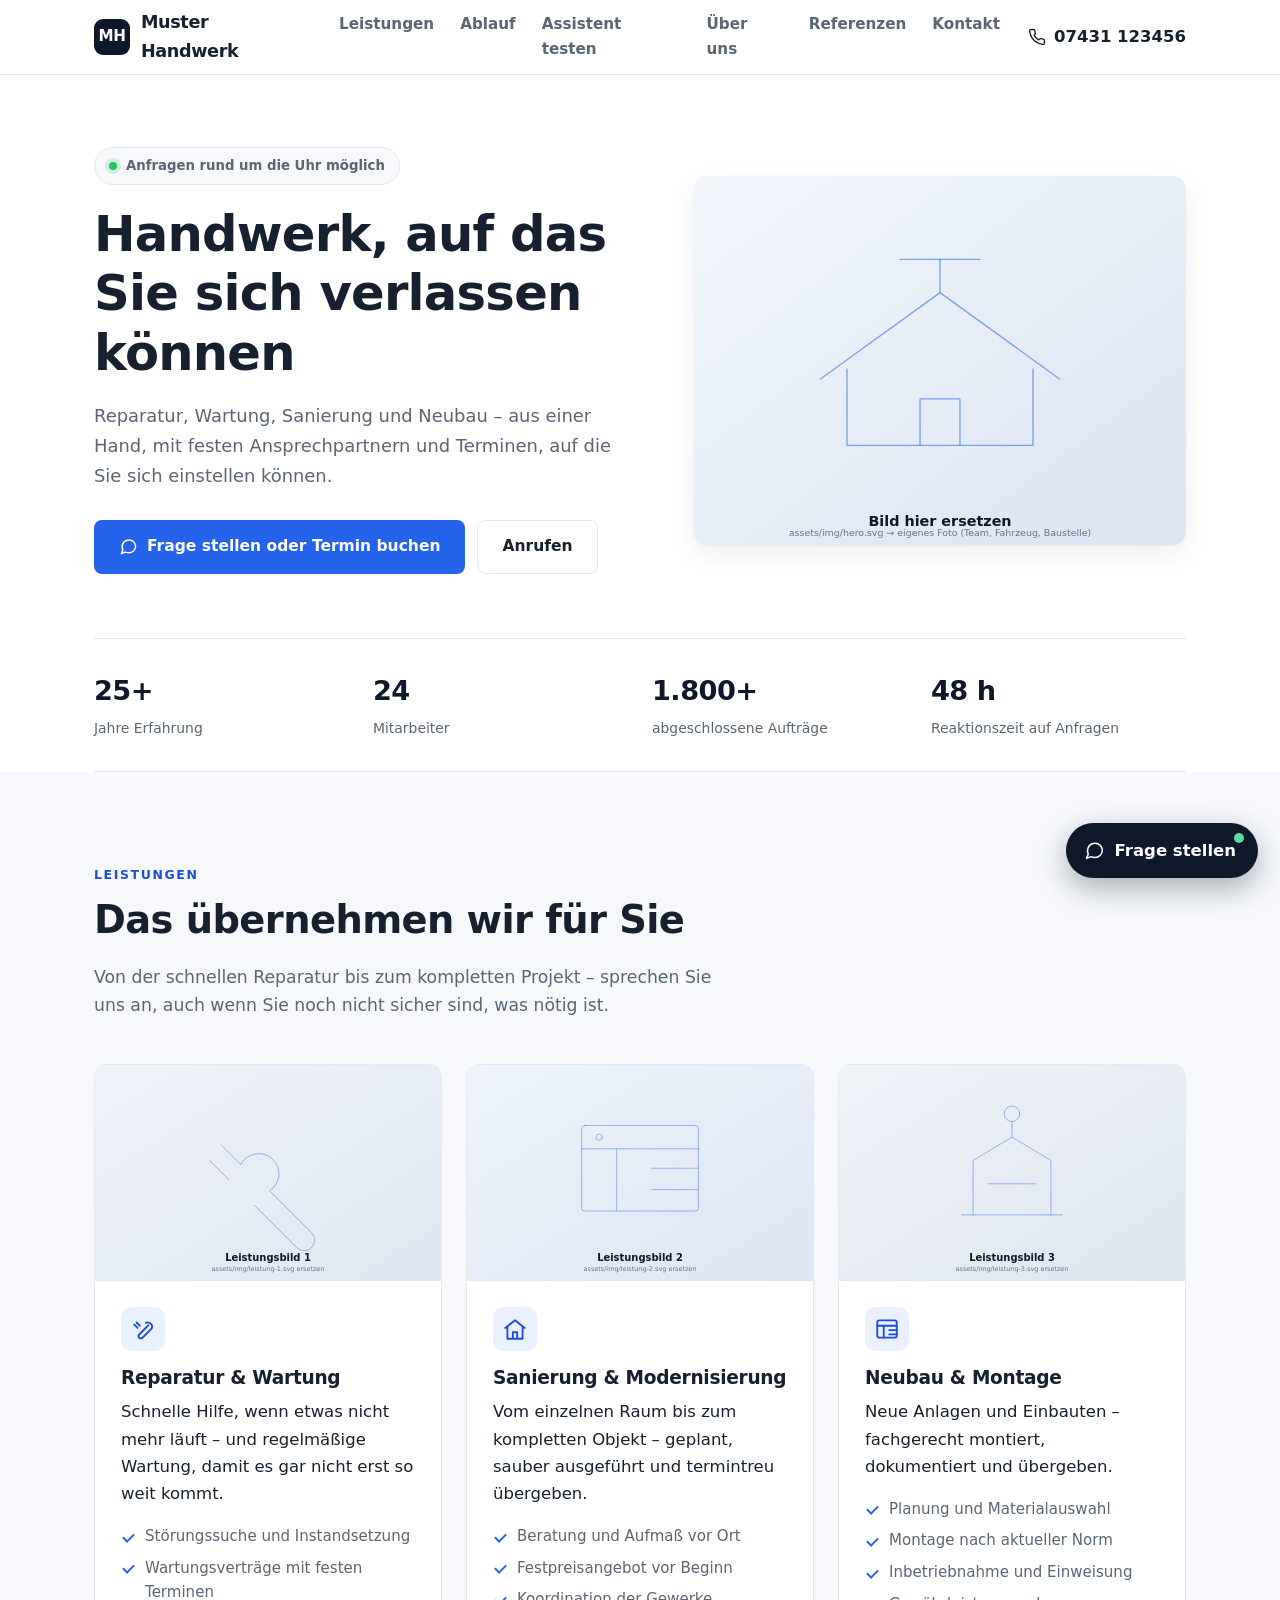
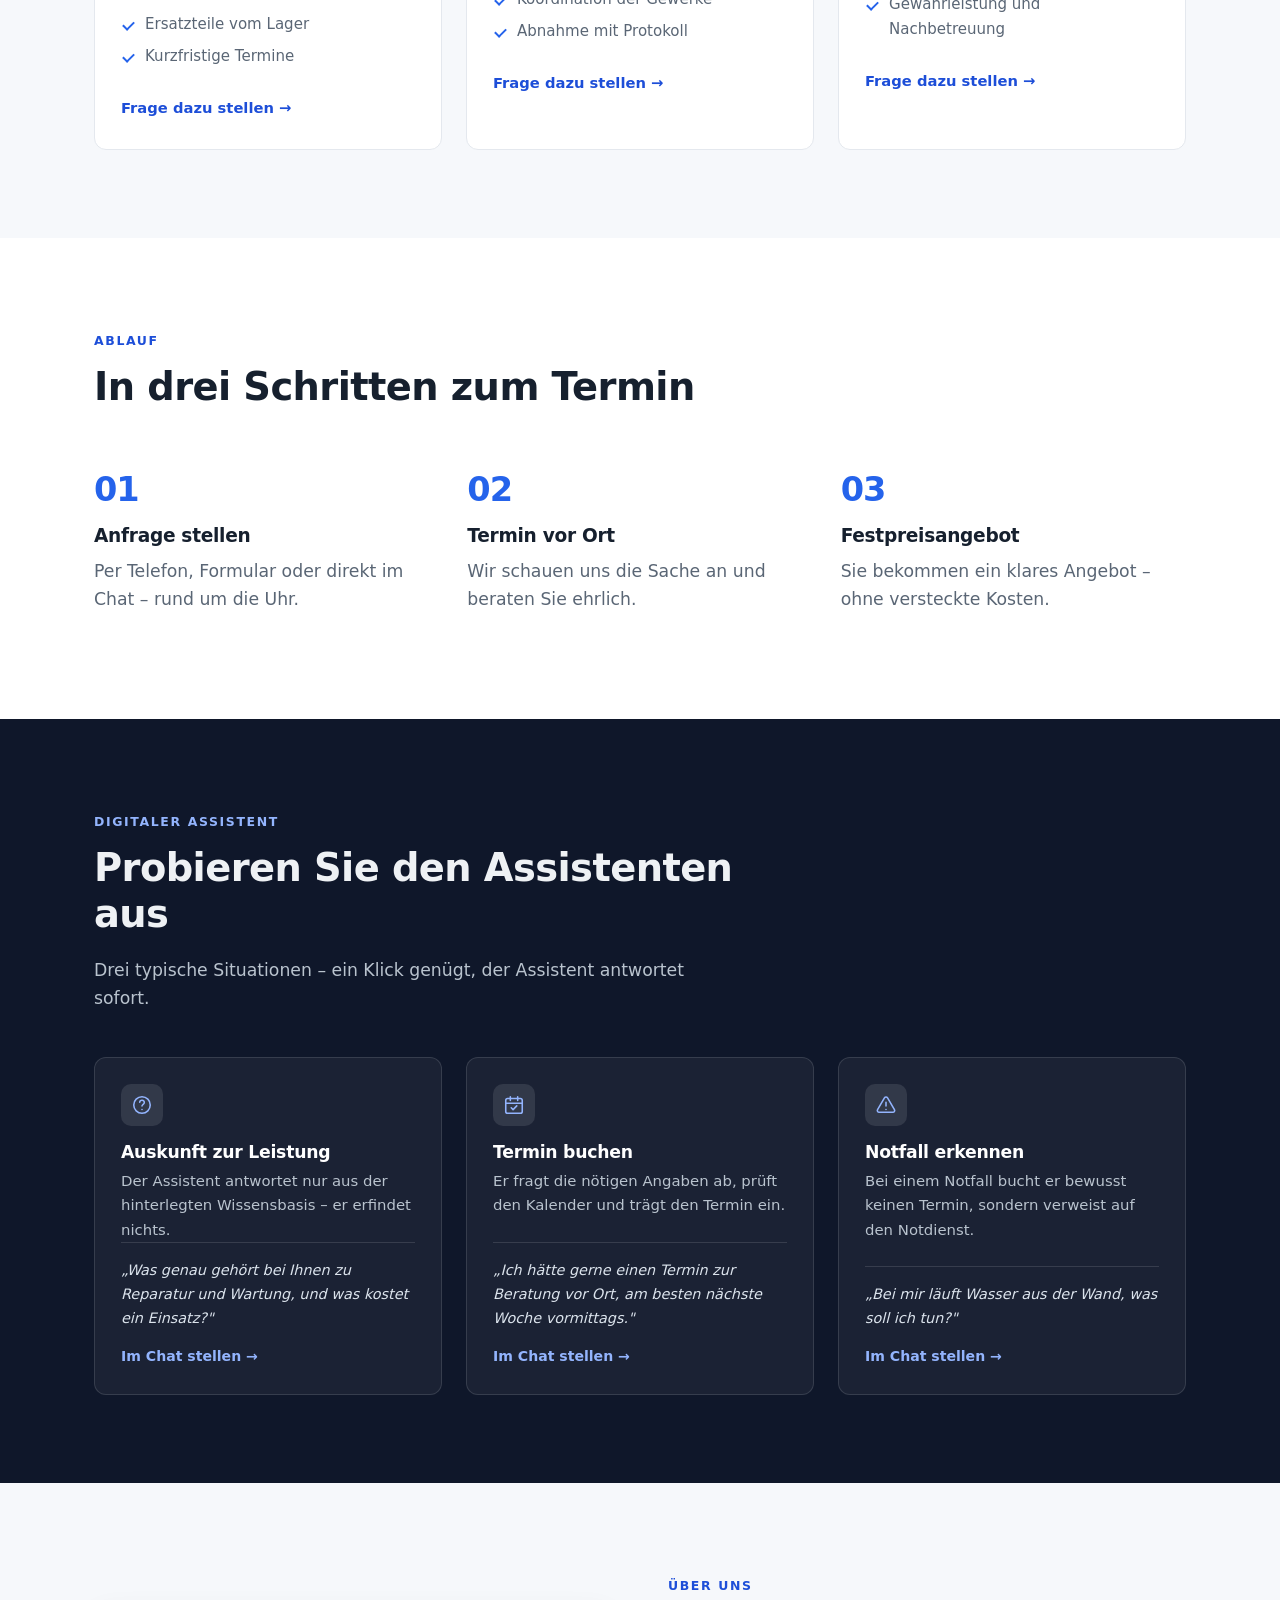
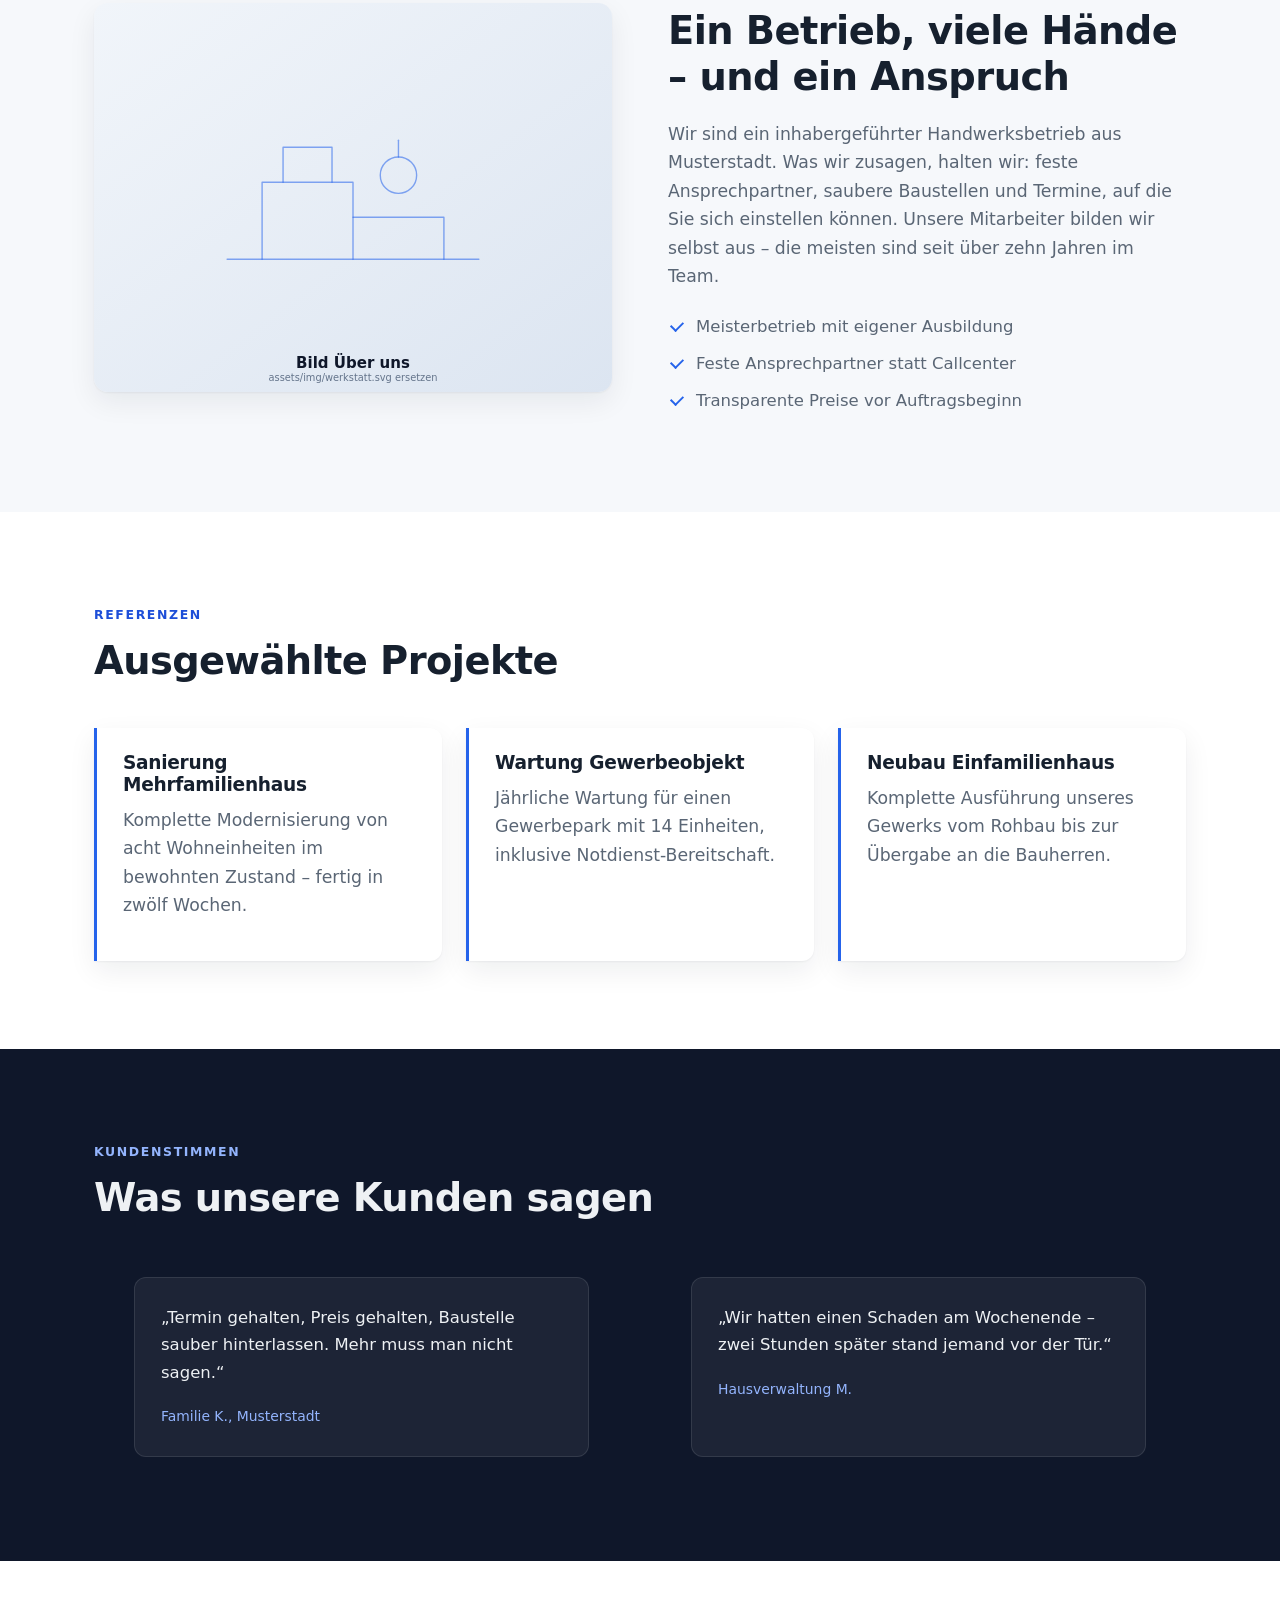
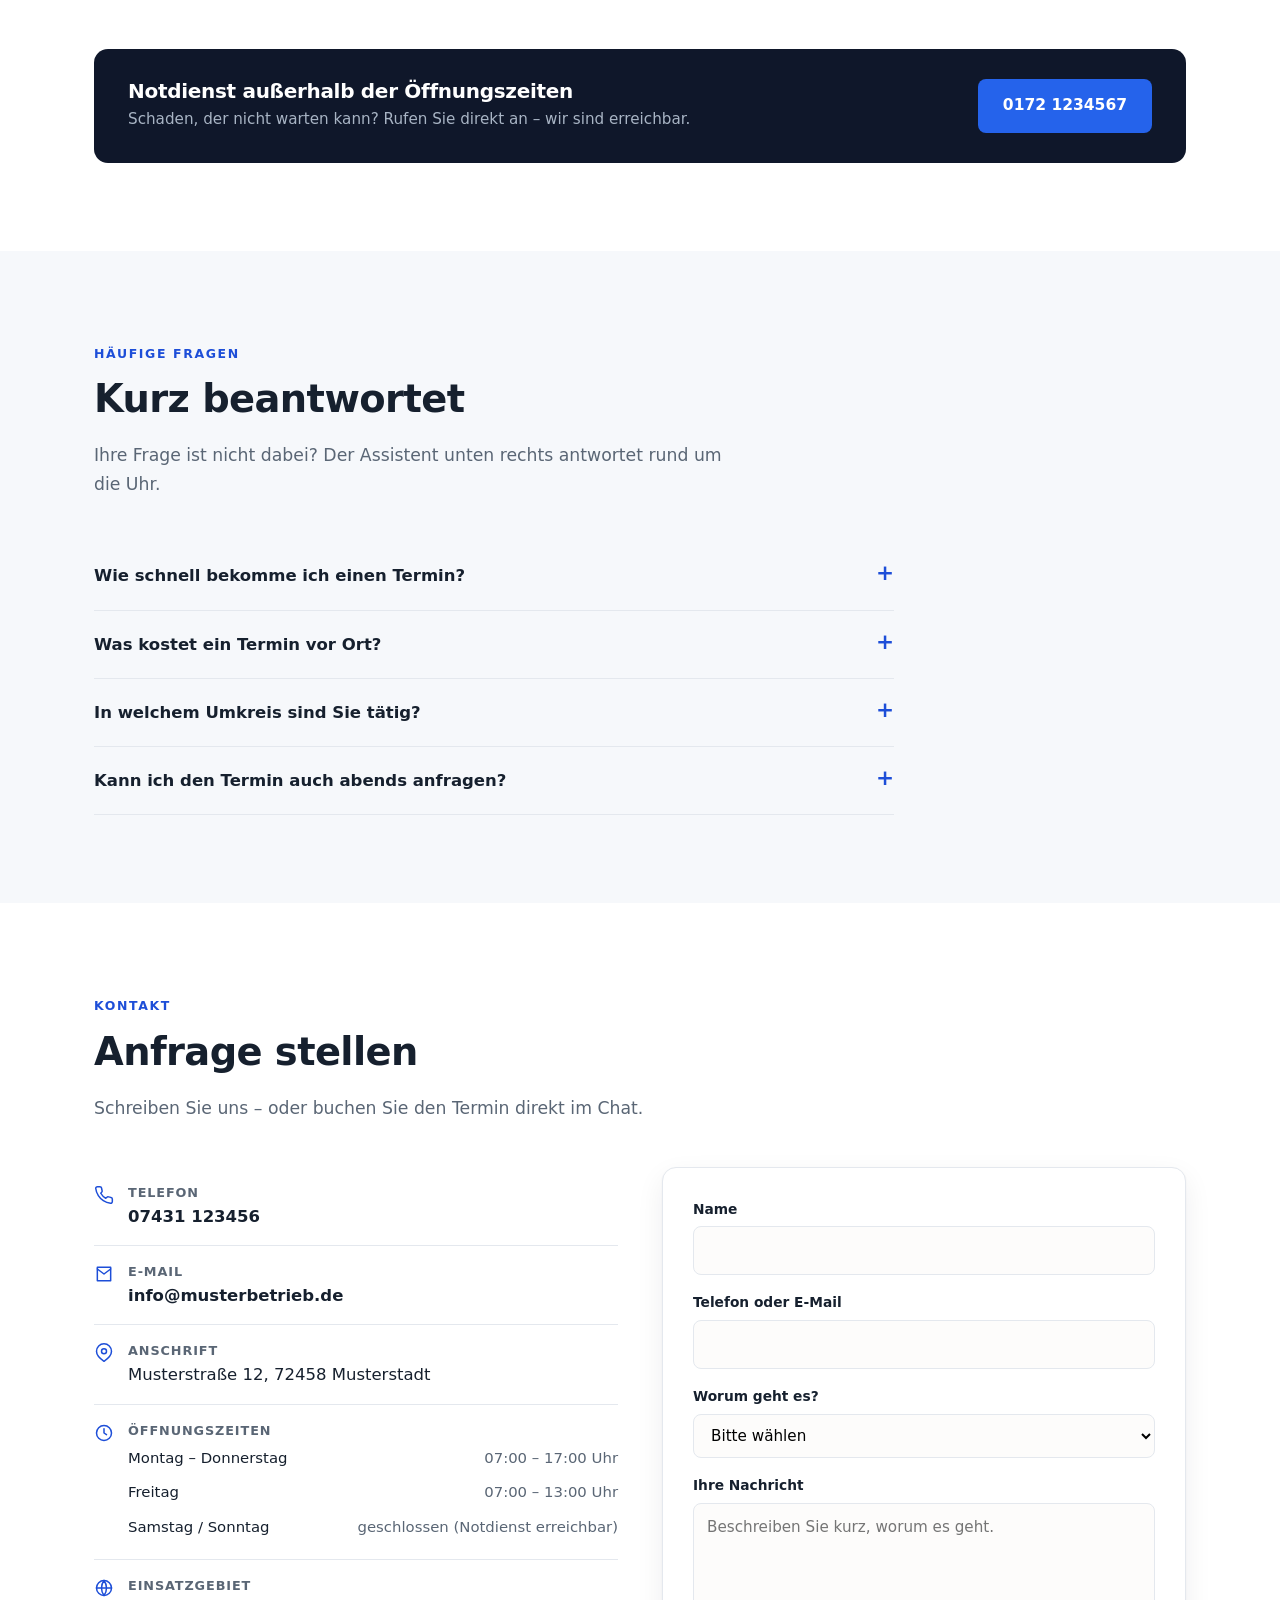
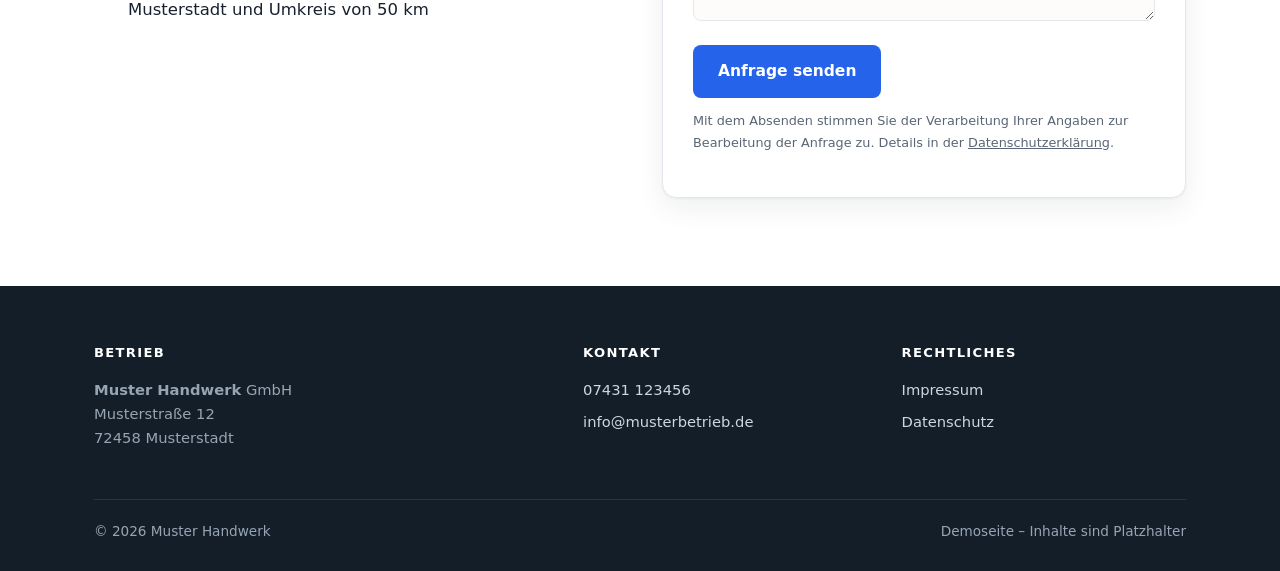
<file: alt/index.html>
<!doctype html>
<html lang="de">
<head>
  <meta charset="utf-8">
  <meta name="viewport" content="width=device-width, initial-scale=1">
  <title>Handwerksbetrieb – Demoseite</title>
  <meta name="description" content="Handwerk aus einer Hand: Reparatur, Wartung, Sanierung und Neubau. Anfrage rund um die Uhr – auch über den digitalen Assistenten.">
  <link rel="stylesheet" href="assets/style.css">
  <link rel="icon" href="data:,">
</head>
<body>

<!-- ============================ Kopfzeile ============================ -->
<header class="kopf">
  <div class="wrap kopf__inhalt">
    <a class="logo" href="#top">
      <span class="logo__mark">MH</span>
      <span data-cfg="firma.name">Muster Handwerk</span>
    </a>
    <button class="kopf__burger" id="burger" aria-label="Menü">☰</button>
    <nav class="nav" id="nav">
      <a href="#leistungen">Leistungen</a>
      <a href="#ablauf">Ablauf</a>
      <a href="#demo">Assistent testen</a>
      <a href="#ueber-uns">Über uns</a>
      <a href="#referenzen">Referenzen</a>
      <a href="#kontakt">Kontakt</a>
    </nav>
    <a class="kopf__tel" href="#" data-tel>
      <svg width="18" height="18" viewBox="0 0 24 24" fill="none" stroke="currentColor" stroke-width="1.8" stroke-linecap="round" stroke-linejoin="round"><path d="M22 16.9v3a2 2 0 01-2.2 2 19.8 19.8 0 01-8.6-3.1 19.5 19.5 0 01-6-6A19.8 19.8 0 012.1 4.2 2 2 0 014.1 2h3a2 2 0 012 1.7c.1 1 .3 1.9.6 2.8a2 2 0 01-.5 2.1L8.1 9.9a16 16 0 006 6l1.3-1.1a2 2 0 012.1-.5c.9.3 1.8.5 2.8.6a2 2 0 011.7 2z"/></svg>
      <span data-cfg="kontakt.telefon">07431 123456</span>
    </a>
  </div>
</header>

<!-- ============================== Hero ============================== -->
<section class="hero" id="top">
  <div class="wrap hero__raster">
    <div>
      <span class="hero__badge"><i class="punkt"></i> Anfragen rund um die Uhr möglich</span>
      <h1 data-cfg="firma.claim">Handwerk, auf das Sie sich verlassen können</h1>
      <p class="hero__lead">
        Reparatur, Wartung, Sanierung und Neubau – aus einer Hand, mit festen Ansprechpartnern
        und Terminen, auf die Sie sich einstellen können.
      </p>
      <div class="hero__aktionen">
        <button class="btn btn--primaer" data-chat-oeffnen>
          <svg width="19" height="19" viewBox="0 0 24 24" fill="none" stroke="currentColor" stroke-width="1.8" stroke-linecap="round" stroke-linejoin="round"><path d="M21 11.5a8.4 8.4 0 01-9 8.4 8.6 8.6 0 01-3.9-.9L3 21l1.9-5a8.4 8.4 0 01-.9-3.9 8.4 8.4 0 018.4-8.4h.5A8.4 8.4 0 0121 11.5z"/></svg>
          Frage stellen oder Termin buchen
        </button>
        <a class="btn btn--linie" href="#" data-tel>Anrufen</a>
      </div>
    </div>
    <div class="hero__bild">
      <img id="hero-bild" src="assets/img/hero.svg" alt="Handwerksbetrieb">
    </div>
  </div>
</section>

<!-- ============================ Zahlenleiste ======================== -->
<div class="wrap">
  <div class="fakten" id="fakten"></div>
</div>

<!-- ============================ Leistungen ========================== -->
<section class="abschnitt abschnitt--hell" id="leistungen">
  <div class="wrap">
    <div class="kopfzeile-block">
      <span class="kicker">Leistungen</span>
      <h2>Das übernehmen wir für Sie</h2>
      <p class="lead">Von der schnellen Reparatur bis zum kompletten Projekt – sprechen Sie uns an,
        auch wenn Sie noch nicht sicher sind, was nötig ist.</p>
    </div>
    <div class="raster" id="leistungen-raster"></div>
  </div>
</section>

<!-- ============================== Ablauf ============================ -->
<section class="abschnitt" id="ablauf">
  <div class="wrap">
    <div class="kopfzeile-block">
      <span class="kicker">Ablauf</span>
      <h2>In drei Schritten zum Termin</h2>
    </div>
    <div class="schritte" id="ablauf-schritte"></div>
  </div>
</section>

<!-- ======================== Assistent testen ======================== -->
<section class="abschnitt abschnitt--dunkel" id="demo">
  <div class="wrap">
    <div class="kopfzeile-block">
      <span class="kicker">Digitaler Assistent</span>
      <h2 id="demo-ueberschrift">Probieren Sie den Assistenten aus</h2>
      <p class="lead" id="demo-text"></p>
    </div>
    <div class="raster" id="demo-raster"></div>
  </div>
</section>

<!-- ============================= Über uns =========================== -->
<section class="abschnitt abschnitt--hell" id="ueber-uns">
  <div class="wrap ueber-raster">
    <img id="ueber-bild" src="assets/img/werkstatt.svg" alt="Unser Betrieb">
    <div>
      <span class="kicker">Über uns</span>
      <h2 data-cfg="ueberUns.ueberschrift">Ein Betrieb, viele Hände – und ein Anspruch</h2>
      <p class="lead" data-cfg="ueberUns.text"></p>
      <ul class="haken" id="ueber-punkte"></ul>
    </div>
  </div>
</section>

<!-- ============================ Referenzen ========================== -->
<section class="abschnitt" id="referenzen">
  <div class="wrap">
    <div class="kopfzeile-block">
      <span class="kicker">Referenzen</span>
      <h2>Ausgewählte Projekte</h2>
    </div>
    <div class="raster" id="referenzen-raster"></div>
  </div>
</section>

<!-- ============================== Stimmen =========================== -->
<section class="abschnitt abschnitt--dunkel">
  <div class="wrap">
    <span class="kicker">Kundenstimmen</span>
    <h2>Was unsere Kunden sagen</h2>
    <div class="stimmen" id="stimmen-raster"></div>
  </div>
</section>

<!-- ============================= Notdienst ========================== -->
<section class="abschnitt" id="notdienst">
  <div class="wrap">
    <div class="notdienst">
      <div>
        <h3>Notdienst außerhalb der Öffnungszeiten</h3>
        <p>Schaden, der nicht warten kann? Rufen Sie direkt an – wir sind erreichbar.</p>
      </div>
      <a class="btn btn--primaer" href="#" data-tel-notdienst>
        <span data-cfg="kontakt.notdienst">0172 1234567</span>
      </a>
    </div>
  </div>
</section>

<!-- ================================ FAQ ============================= -->
<section class="abschnitt abschnitt--hell">
  <div class="wrap">
    <div class="kopfzeile-block">
      <span class="kicker">Häufige Fragen</span>
      <h2>Kurz beantwortet</h2>
      <p class="lead">Ihre Frage ist nicht dabei? Der Assistent unten rechts antwortet rund um die Uhr.</p>
    </div>
    <div class="faq" id="faq-liste"></div>
  </div>
</section>

<!-- ============================== Kontakt =========================== -->
<section class="abschnitt" id="kontakt">
  <div class="wrap">
    <div class="kopfzeile-block">
      <span class="kicker">Kontakt</span>
      <h2>Anfrage stellen</h2>
      <p class="lead">Schreiben Sie uns – oder buchen Sie den Termin direkt im Chat.</p>
    </div>

    <div class="kontakt-raster">
      <div>
        <div class="info-zeile">
          <svg viewBox="0 0 24 24" fill="none" stroke="currentColor" stroke-width="1.8" stroke-linecap="round" stroke-linejoin="round"><path d="M22 16.9v3a2 2 0 01-2.2 2 19.8 19.8 0 01-8.6-3.1 19.5 19.5 0 01-6-6A19.8 19.8 0 012.1 4.2 2 2 0 014.1 2h3a2 2 0 012 1.7c.1 1 .3 1.9.6 2.8a2 2 0 01-.5 2.1L8.1 9.9a16 16 0 006 6l1.3-1.1a2 2 0 012.1-.5c.9.3 1.8.5 2.8.6a2 2 0 011.7 2z"/></svg>
          <div><b>Telefon</b><a href="#" data-tel><span data-cfg="kontakt.telefon"></span></a></div>
        </div>
        <div class="info-zeile">
          <svg viewBox="0 0 24 24" fill="none" stroke="currentColor" stroke-width="1.8" stroke-linecap="round" stroke-linejoin="round"><path d="M4 4h16v16H4z"/><path d="M4 6l8 6 8-6"/></svg>
          <div><b>E-Mail</b><a href="#" data-mail><span data-cfg="kontakt.email"></span></a></div>
        </div>
        <div class="info-zeile">
          <svg viewBox="0 0 24 24" fill="none" stroke="currentColor" stroke-width="1.8" stroke-linecap="round" stroke-linejoin="round"><path d="M21 10c0 6-9 12-9 12S3 16 3 10a9 9 0 0118 0z"/><circle cx="12" cy="10" r="3"/></svg>
          <div>
            <b>Anschrift</b>
            <span data-cfg="kontakt.strasse"></span>,
            <span data-cfg="kontakt.plz"></span> <span data-cfg="kontakt.stadt"></span>
          </div>
        </div>
        <div class="info-zeile">
          <svg viewBox="0 0 24 24" fill="none" stroke="currentColor" stroke-width="1.8" stroke-linecap="round" stroke-linejoin="round"><circle cx="12" cy="12" r="9"/><path d="M12 7v5l3 2"/></svg>
          <div style="flex:1">
            <b>Öffnungszeiten</b>
            <ul class="zeiten" id="oeffnungszeiten"></ul>
          </div>
        </div>
        <div class="info-zeile">
          <svg viewBox="0 0 24 24" fill="none" stroke="currentColor" stroke-width="1.8" stroke-linecap="round" stroke-linejoin="round"><circle cx="12" cy="12" r="9"/><path d="M3 12h18M12 3a15 15 0 010 18a15 15 0 010-18"/></svg>
          <div><b>Einsatzgebiet</b><span data-cfg="kontakt.einsatzgebiet"></span></div>
        </div>
      </div>

      <form id="kontaktformular">
        <div class="feld">
          <label for="f-name">Name</label>
          <input id="f-name" name="Name" required autocomplete="name">
        </div>
        <div class="feld">
          <label for="f-kontakt">Telefon oder E-Mail</label>
          <input id="f-kontakt" name="Kontakt" required autocomplete="tel">
        </div>
        <div class="feld">
          <label for="formular-leistung">Worum geht es?</label>
          <select id="formular-leistung" name="Leistung">
            <option value="">Bitte wählen</option>
          </select>
        </div>
        <div class="feld">
          <label for="f-text">Ihre Nachricht</label>
          <textarea id="f-text" name="Nachricht" placeholder="Beschreiben Sie kurz, worum es geht."></textarea>
        </div>
        <button type="submit" class="btn btn--primaer">Anfrage senden</button>
        <p class="form-hinweis">Mit dem Absenden stimmen Sie der Verarbeitung Ihrer Angaben zur Bearbeitung
          der Anfrage zu. Details in der <a href="datenschutz.html">Datenschutzerklärung</a>.</p>
        <p class="form-status" id="formular-status"></p>
      </form>
    </div>
  </div>
</section>

<!-- ============================== Fußzeile ========================== -->
<footer class="fuss">
  <div class="wrap">
    <div class="fuss__raster">
      <div>
        <h4>Betrieb</h4>
        <p><strong data-cfg="firma.name"></strong> <span data-cfg="firma.rechtsform"></span><br>
          <span data-cfg="kontakt.strasse"></span><br>
          <span data-cfg="kontakt.plz"></span> <span data-cfg="kontakt.stadt"></span></p>
      </div>
      <div>
        <h4>Kontakt</h4>
        <ul>
          <li><a href="#" data-tel><span data-cfg="kontakt.telefon"></span></a></li>
          <li><a href="#" data-mail><span data-cfg="kontakt.email"></span></a></li>
        </ul>
      </div>
      <div>
        <h4>Rechtliches</h4>
        <ul>
          <li><a href="impressum.html">Impressum</a></li>
          <li><a href="datenschutz.html">Datenschutz</a></li>
        </ul>
      </div>
    </div>
    <div class="fuss__unten">
      <span>© <span data-jahr></span> <span data-cfg="firma.name"></span></span>
      <span>Demoseite – Inhalte sind Platzhalter</span>
    </div>
  </div>
</footer>

<!-- ============================ Chat-Widget ========================= -->
<button class="chat-knopf" id="chat-knopf">
  <svg viewBox="0 0 24 24" fill="none" stroke="currentColor" stroke-width="1.8" stroke-linecap="round" stroke-linejoin="round"><path d="M21 11.5a8.4 8.4 0 01-9 8.4 8.6 8.6 0 01-3.9-.9L3 21l1.9-5a8.4 8.4 0 01-.9-3.9 8.4 8.4 0 018.4-8.4h.5A8.4 8.4 0 0121 11.5z"/></svg>
  <span id="chat-knopf-text">Frage stellen</span>
  <i class="chat-knopf__ping"></i>
</button>

<div class="chat" id="chat" hidden>
  <div class="chat__kopf">
    <div class="chat__avatar" id="chat-avatar">M</div>
    <div>
      <strong id="chat-titel">Ihr Ansprechpartner</strong>
      <span id="chat-untertitel">Fragen &amp; Termine</span>
    </div>
    <button class="chat__zu" id="chat-zu" aria-label="Chat schließen">×</button>
  </div>
  <div class="chat__verlauf" id="chat-verlauf"></div>
  <div class="chat__vorschlaege" id="chat-vorschlaege"></div>
  <div class="chat__eingabe">
    <textarea id="chat-eingabe" rows="1" placeholder="Ihre Frage ..."></textarea>
    <button class="chat__senden" id="chat-senden" aria-label="Senden">
      <svg viewBox="0 0 24 24" fill="none" stroke="currentColor" stroke-width="2" stroke-linecap="round" stroke-linejoin="round"><path d="M22 2L11 13M22 2l-7 20-4-9-9-4 20-7z"/></svg>
    </button>
  </div>
  <p class="chat__fuss">Der Assistent kann Termine direkt einbuchen. Bei dringenden Fällen bitte anrufen.<br>Wie wir Ihre Angaben verarbeiten, steht in der <a href="datenschutz.html" target="_blank">Datenschutzerklärung</a>.</p>
</div>

<script src="assets/config.js"></script>
<script src="assets/app.js"></script>
</body>
</html>
</file>
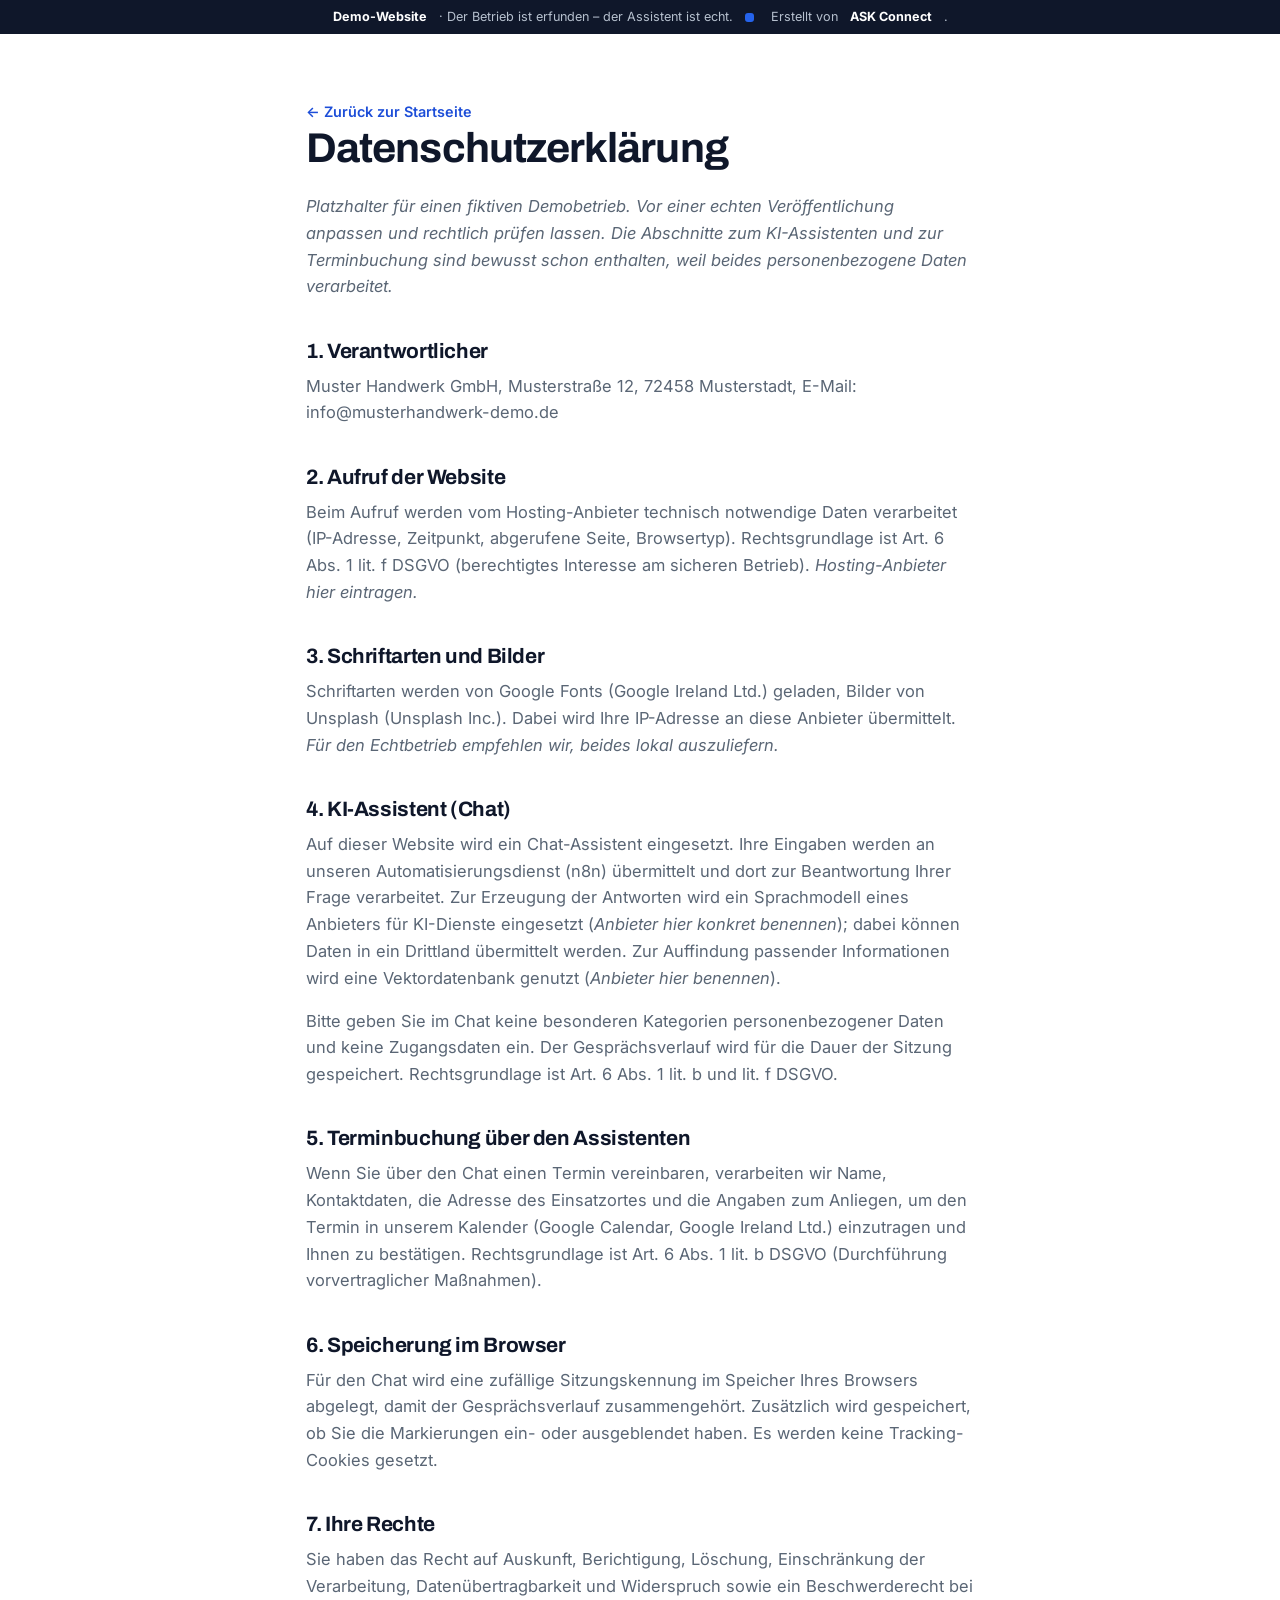
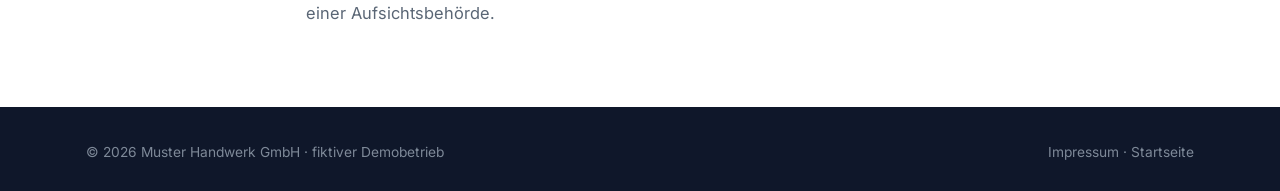
<file: datenschutz.html>
<!doctype html>
<html lang="de">
<head>
<meta charset="utf-8">
<meta name="viewport" content="width=device-width, initial-scale=1">
<title>Datenschutz – Muster Handwerk (Demo)</title>
<meta name="robots" content="noindex, nofollow">
<link rel="icon" href="data:image/svg+xml,<svg xmlns='http://www.w3.org/2000/svg' viewBox='0 0 100 100'><rect width='100' height='100' rx='22' fill='%230F172A'/><path d='M60 24l16 16-12 12-16-16z' fill='%232563EB'/><path d='M52 44 24 72a8 8 0 0 0 11 11l28-28z' fill='%232563EB'/><path d='M46 20 66 40' stroke='%232563EB' stroke-width='7' stroke-linecap='round'/></svg>">
<link rel="preconnect" href="https://fonts.googleapis.com">
<link rel="preconnect" href="https://fonts.gstatic.com" crossorigin>
<link href="https://fonts.googleapis.com/css2?family=Archivo:wght@600;700;800&family=Inter:wght@400;500;600;700;800&display=swap" rel="stylesheet">
<link rel="stylesheet" href="assets/styles.css?v=2026-09-14a">
<style>
  .rechtstext{ max-width:74ch; padding-block:clamp(34px,6vw,64px); }
  .rechtstext h1{ font-size:clamp(1.9rem,5vw,2.6rem); margin-bottom:.5em; }
  .rechtstext h2{ font-size:clamp(1.1rem,2.6vw,1.3rem); margin-top:1.9em; }
  .rechtstext p{ margin:0 0 1em; }
  .rechtstext a{ color:var(--ac6); }
  .zurueck{ display:inline-flex; align-items:center; gap:8px; font-weight:600;
            font-size:.9rem; color:var(--ac6); text-decoration:none; }
</style>
</head>
<body>

<div class="demobar">
  <b>Demo-Website</b><span class="dbfull"> · Der Betrieb ist erfunden – der Assistent ist echt.</span>
  <span class="pin"></span>Erstellt von <b>ASK Connect</b>.
</div>

<main class="wrap rechtstext">
  <a class="zurueck" href="index.html">← Zurück zur Startseite</a>
  <h1>Datenschutzerklärung</h1>
  <p><em>Platzhalter für einen fiktiven Demobetrieb. Vor einer echten Veröffentlichung
    anpassen und rechtlich prüfen lassen. Die Abschnitte zum KI-Assistenten und zur
    Terminbuchung sind bewusst schon enthalten, weil beides personenbezogene Daten
    verarbeitet.</em></p>

  <h2>1. Verantwortlicher</h2>
  <p>Muster Handwerk GmbH, Musterstraße 12, 72458 Musterstadt,
    E-Mail: info@musterhandwerk-demo.de</p>

  <h2>2. Aufruf der Website</h2>
  <p>Beim Aufruf werden vom Hosting-Anbieter technisch notwendige Daten verarbeitet
    (IP-Adresse, Zeitpunkt, abgerufene Seite, Browsertyp). Rechtsgrundlage ist
    Art. 6 Abs. 1 lit. f DSGVO (berechtigtes Interesse am sicheren Betrieb).
    <em>Hosting-Anbieter hier eintragen.</em></p>

  <h2>3. Schriftarten und Bilder</h2>
  <p>Schriftarten werden von Google Fonts (Google Ireland Ltd.) geladen, Bilder von
    Unsplash (Unsplash Inc.). Dabei wird Ihre IP-Adresse an diese Anbieter übermittelt.
    <em>Für den Echtbetrieb empfehlen wir, beides lokal auszuliefern.</em></p>

  <h2>4. KI-Assistent (Chat)</h2>
  <p>Auf dieser Website wird ein Chat-Assistent eingesetzt. Ihre Eingaben werden an
    unseren Automatisierungsdienst (n8n) übermittelt und dort zur Beantwortung Ihrer
    Frage verarbeitet. Zur Erzeugung der Antworten wird ein Sprachmodell eines
    Anbieters für KI-Dienste eingesetzt (<em>Anbieter hier konkret benennen</em>);
    dabei können Daten in ein Drittland übermittelt werden. Zur Auffindung passender
    Informationen wird eine Vektordatenbank genutzt (<em>Anbieter hier benennen</em>).</p>
  <p>Bitte geben Sie im Chat keine besonderen Kategorien personenbezogener Daten und
    keine Zugangsdaten ein. Der Gesprächsverlauf wird für die Dauer der Sitzung
    gespeichert. Rechtsgrundlage ist Art. 6 Abs. 1 lit. b und lit. f DSGVO.</p>

  <h2>5. Terminbuchung über den Assistenten</h2>
  <p>Wenn Sie über den Chat einen Termin vereinbaren, verarbeiten wir Name,
    Kontaktdaten, die Adresse des Einsatzortes und die Angaben zum Anliegen, um den
    Termin in unserem Kalender (Google Calendar, Google Ireland Ltd.) einzutragen und
    Ihnen zu bestätigen. Rechtsgrundlage ist Art. 6 Abs. 1 lit. b DSGVO (Durchführung
    vorvertraglicher Maßnahmen).</p>

  <h2>6. Speicherung im Browser</h2>
  <p>Für den Chat wird eine zufällige Sitzungskennung im Speicher Ihres Browsers
    abgelegt, damit der Gesprächsverlauf zusammengehört. Zusätzlich wird gespeichert,
    ob Sie die Markierungen ein- oder ausgeblendet haben. Es werden keine
    Tracking-Cookies gesetzt.</p>

  <h2>7. Ihre Rechte</h2>
  <p>Sie haben das Recht auf Auskunft, Berichtigung, Löschung, Einschränkung der
    Verarbeitung, Datenübertragbarkeit und Widerspruch sowie ein Beschwerderecht bei
    einer Aufsichtsbehörde.</p>
</main>

<footer class="foot">
  <div class="wrap footin">
    <span>© <span id="jahr">2026</span> Muster Handwerk GmbH · fiktiver Demobetrieb</span>
    <span><a href="impressum.html">Impressum</a> · <a href="index.html">Startseite</a></span>
  </div>
</footer>

<script>document.getElementById('jahr').textContent = new Date().getFullYear();</script>
</body>
</html>
</file>
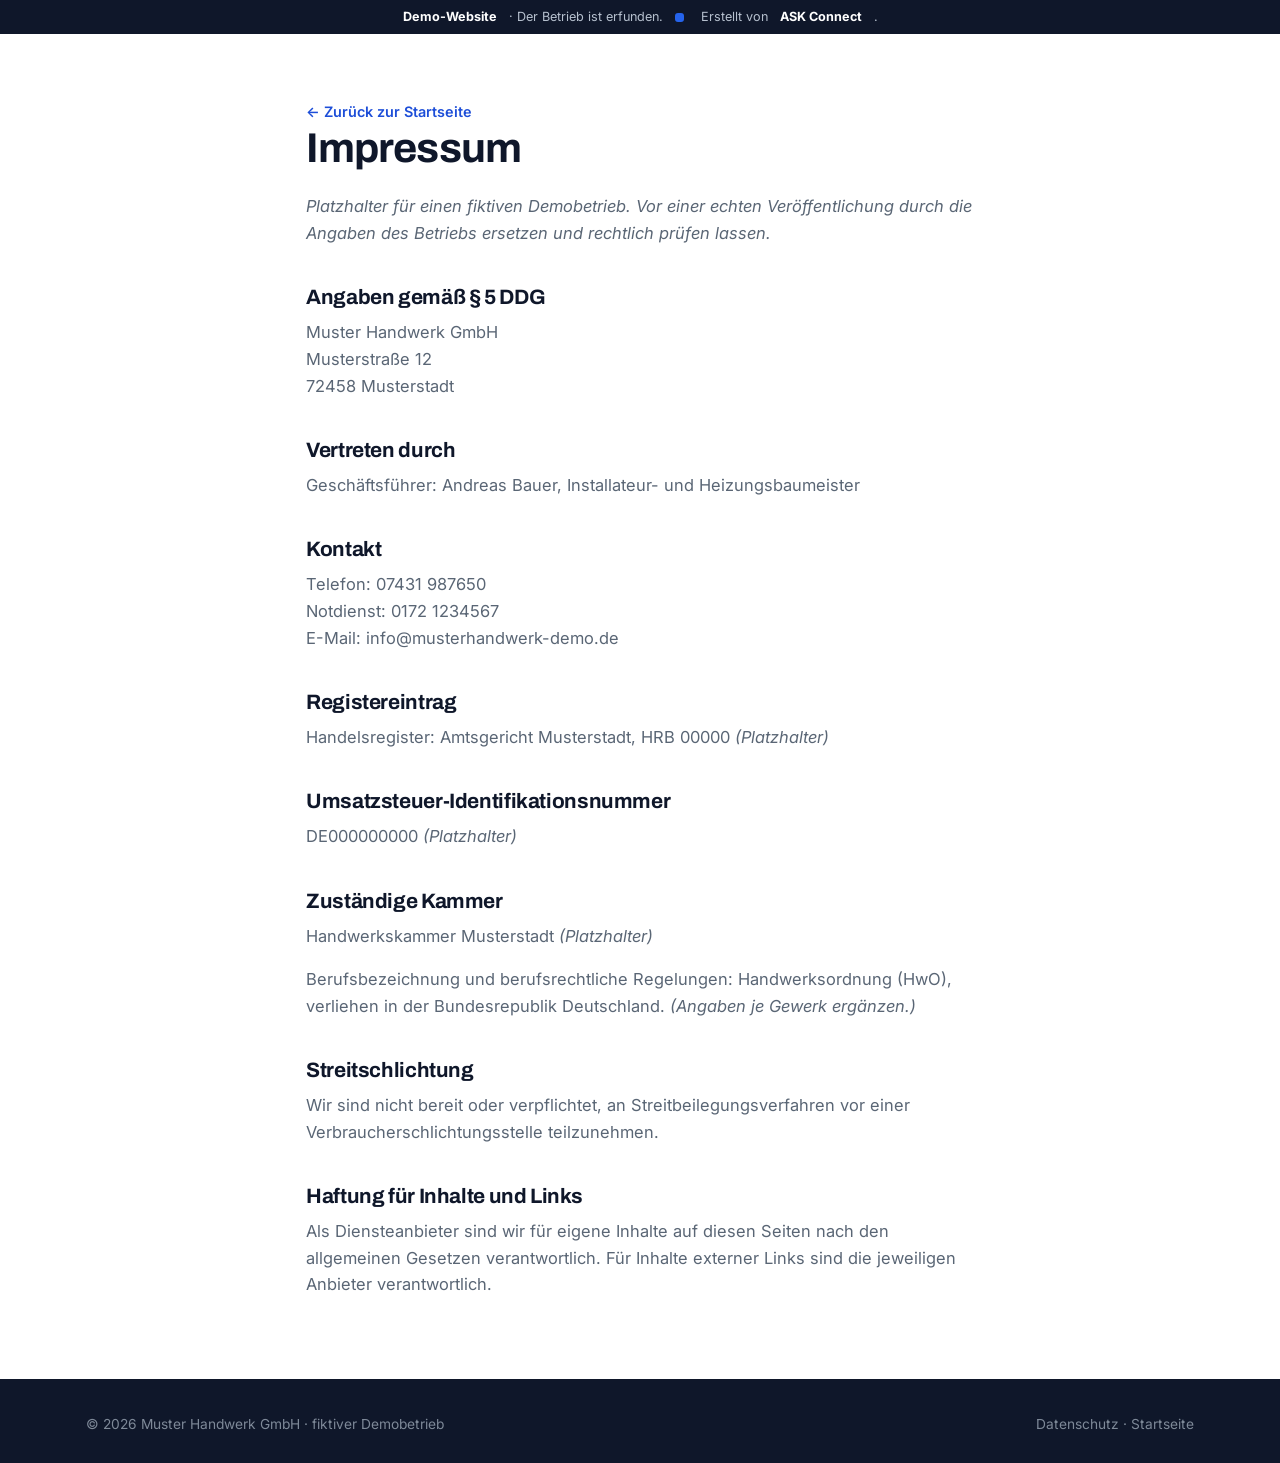
<file: impressum.html>
<!doctype html>
<html lang="de">
<head>
<meta charset="utf-8">
<meta name="viewport" content="width=device-width, initial-scale=1">
<title>Impressum – Muster Handwerk (Demo)</title>
<meta name="robots" content="noindex, nofollow">
<link rel="icon" href="data:image/svg+xml,<svg xmlns='http://www.w3.org/2000/svg' viewBox='0 0 100 100'><rect width='100' height='100' rx='22' fill='%230F172A'/><path d='M60 24l16 16-12 12-16-16z' fill='%232563EB'/><path d='M52 44 24 72a8 8 0 0 0 11 11l28-28z' fill='%232563EB'/><path d='M46 20 66 40' stroke='%232563EB' stroke-width='7' stroke-linecap='round'/></svg>">
<link rel="preconnect" href="https://fonts.googleapis.com">
<link rel="preconnect" href="https://fonts.gstatic.com" crossorigin>
<link href="https://fonts.googleapis.com/css2?family=Archivo:wght@600;700;800&family=Inter:wght@400;500;600;700;800&display=swap" rel="stylesheet">
<link rel="stylesheet" href="assets/styles.css?v=2026-09-14a">
<style>
  .rechtstext{ max-width:74ch; padding-block:clamp(34px,6vw,64px); }
  .rechtstext h1{ font-size:clamp(1.9rem,5vw,2.6rem); margin-bottom:.5em; }
  .rechtstext h2{ font-size:clamp(1.1rem,2.6vw,1.3rem); margin-top:1.9em; }
  .rechtstext p{ margin:0 0 1em; }
  .rechtstext a{ color:var(--ac6); }
  .zurueck{ display:inline-flex; align-items:center; gap:8px; font-weight:600;
            font-size:.9rem; color:var(--ac6); text-decoration:none; }
</style>
</head>
<body>

<div class="demobar">
  <b>Demo-Website</b><span class="dbfull"> · Der Betrieb ist erfunden.</span>
  <span class="pin"></span>Erstellt von <b>ASK Connect</b>.
</div>

<main class="wrap rechtstext">
  <a class="zurueck" href="index.html">← Zurück zur Startseite</a>
  <h1>Impressum</h1>
  <p><em>Platzhalter für einen fiktiven Demobetrieb. Vor einer echten Veröffentlichung
    durch die Angaben des Betriebs ersetzen und rechtlich prüfen lassen.</em></p>

  <h2>Angaben gemäß § 5 DDG</h2>
  <p>
    Muster Handwerk GmbH<br>
    Musterstraße 12<br>
    72458 Musterstadt
  </p>

  <h2>Vertreten durch</h2>
  <p>Geschäftsführer: Andreas Bauer, Installateur- und Heizungsbaumeister</p>

  <h2>Kontakt</h2>
  <p>
    Telefon: 07431 987650<br>
    Notdienst: 0172 1234567<br>
    E-Mail: info@musterhandwerk-demo.de
  </p>

  <h2>Registereintrag</h2>
  <p>Handelsregister: Amtsgericht Musterstadt, HRB 00000 <em>(Platzhalter)</em></p>

  <h2>Umsatzsteuer-Identifikationsnummer</h2>
  <p>DE000000000 <em>(Platzhalter)</em></p>

  <h2>Zuständige Kammer</h2>
  <p>Handwerkskammer Musterstadt <em>(Platzhalter)</em></p>
  <p>Berufsbezeichnung und berufsrechtliche Regelungen: Handwerksordnung (HwO),
    verliehen in der Bundesrepublik Deutschland. <em>(Angaben je Gewerk ergänzen.)</em></p>

  <h2>Streitschlichtung</h2>
  <p>Wir sind nicht bereit oder verpflichtet, an Streitbeilegungsverfahren vor einer
    Verbraucherschlichtungsstelle teilzunehmen.</p>

  <h2>Haftung für Inhalte und Links</h2>
  <p>Als Diensteanbieter sind wir für eigene Inhalte auf diesen Seiten nach den
    allgemeinen Gesetzen verantwortlich. Für Inhalte externer Links sind die
    jeweiligen Anbieter verantwortlich.</p>
</main>

<footer class="foot">
  <div class="wrap footin">
    <span>© <span id="jahr">2026</span> Muster Handwerk GmbH · fiktiver Demobetrieb</span>
    <span><a href="datenschutz.html">Datenschutz</a> · <a href="index.html">Startseite</a></span>
  </div>
</footer>

<script>document.getElementById('jahr').textContent = new Date().getFullYear();</script>
</body>
</html>
</file>
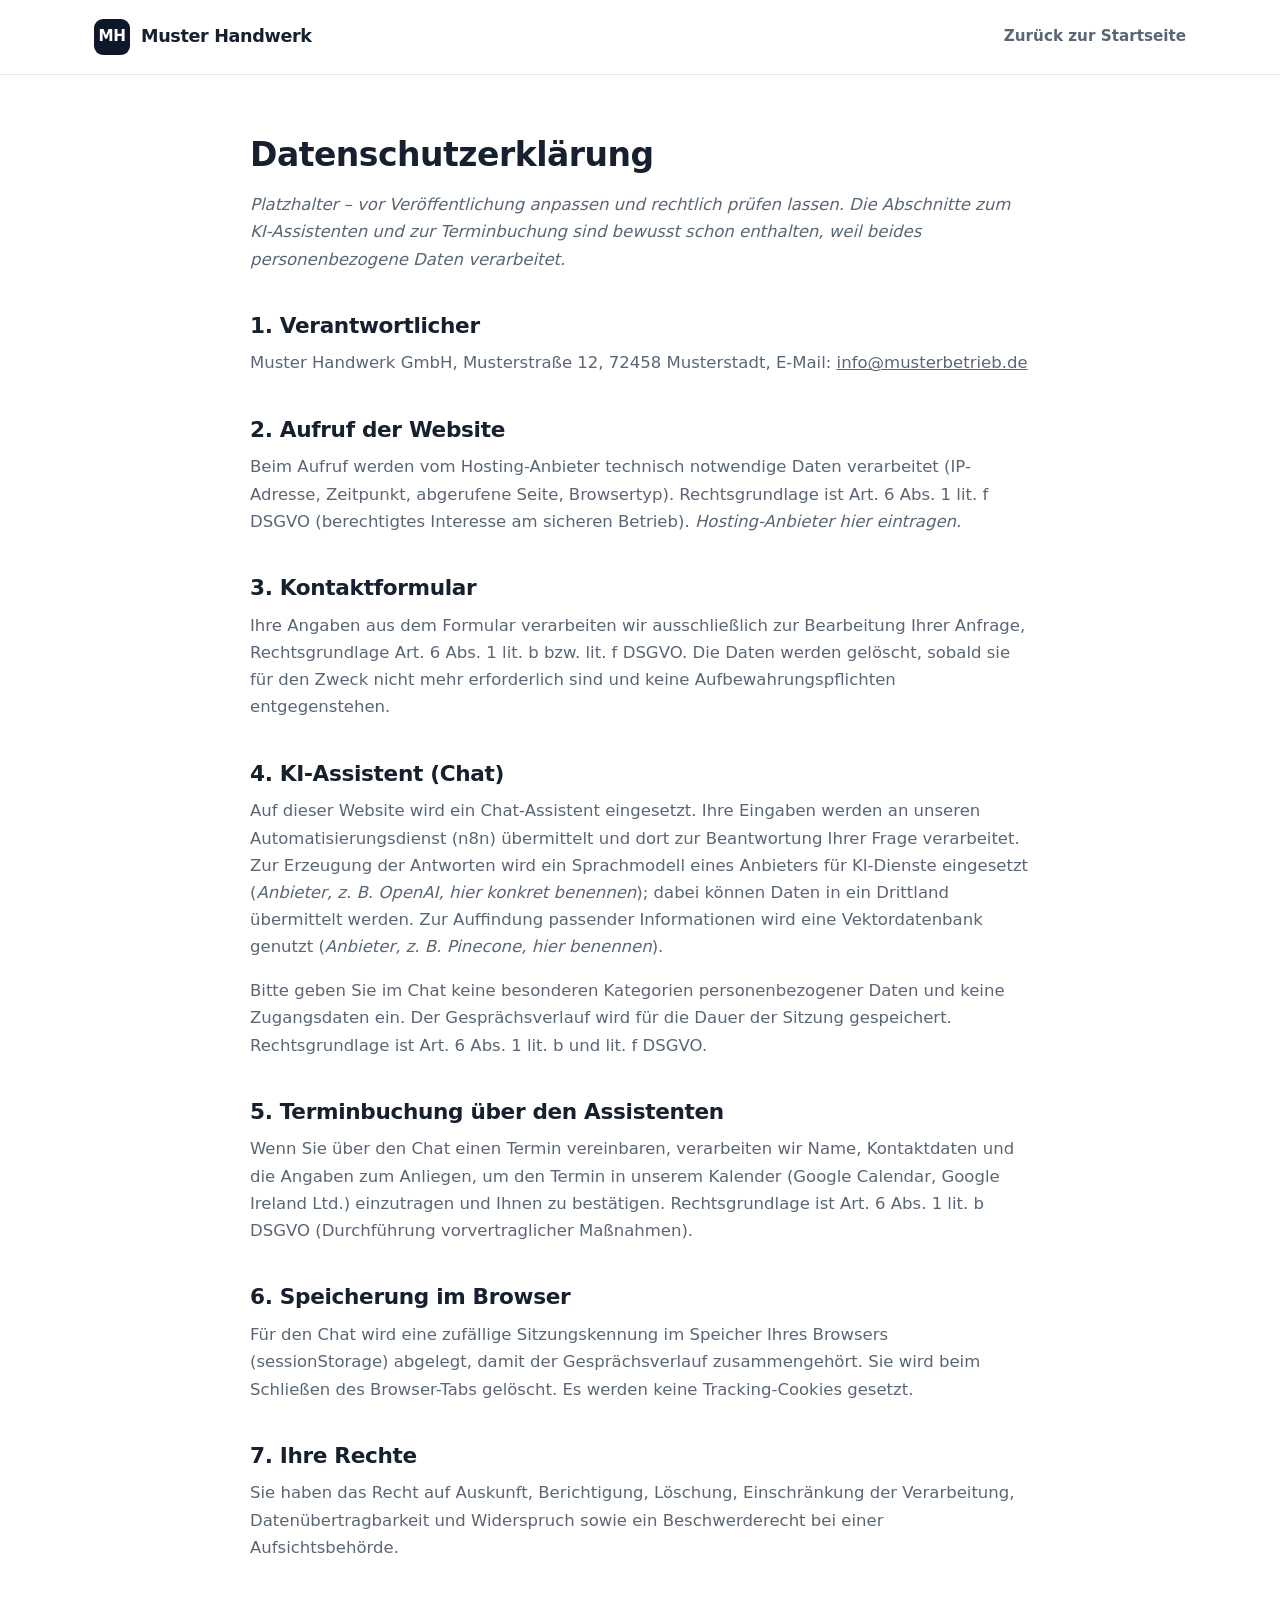
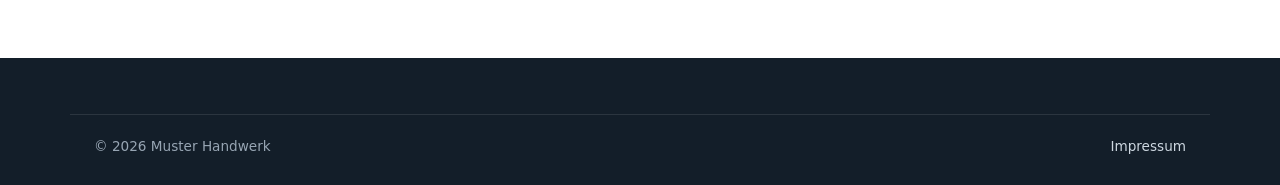
<file: alt/datenschutz.html>
<!doctype html>
<html lang="de">
<head>
  <meta charset="utf-8">
  <meta name="viewport" content="width=device-width, initial-scale=1">
  <title>Datenschutz</title>
  <link rel="stylesheet" href="assets/style.css">
  <link rel="icon" href="data:,">
</head>
<body>

<header class="kopf">
  <div class="wrap kopf__inhalt">
    <a class="logo" href="index.html">
      <span class="logo__mark">MH</span>
      <span data-cfg="firma.name">Muster Handwerk</span>
    </a>
    <nav class="nav" id="nav"><a href="index.html">Zurück zur Startseite</a></nav>
  </div>
</header>

<main class="wrap rechtstext">
  <h1>Datenschutzerklärung</h1>
  <p><em>Platzhalter – vor Veröffentlichung anpassen und rechtlich prüfen lassen. Die Abschnitte zum
    KI-Assistenten und zur Terminbuchung sind bewusst schon enthalten, weil beides personenbezogene
    Daten verarbeitet.</em></p>

  <h2>1. Verantwortlicher</h2>
  <p>
    <span data-cfg="firma.name"></span> <span data-cfg="firma.rechtsform"></span>,
    <span data-cfg="kontakt.strasse"></span>,
    <span data-cfg="kontakt.plz"></span> <span data-cfg="kontakt.stadt"></span>,
    E-Mail: <a href="#" data-mail><span data-cfg="kontakt.email"></span></a>
  </p>

  <h2>2. Aufruf der Website</h2>
  <p>Beim Aufruf werden vom Hosting-Anbieter technisch notwendige Daten verarbeitet (IP-Adresse,
    Zeitpunkt, abgerufene Seite, Browsertyp). Rechtsgrundlage ist Art. 6 Abs. 1 lit. f DSGVO
    (berechtigtes Interesse am sicheren Betrieb). <em>Hosting-Anbieter hier eintragen.</em></p>

  <h2>3. Kontaktformular</h2>
  <p>Ihre Angaben aus dem Formular verarbeiten wir ausschließlich zur Bearbeitung Ihrer Anfrage,
    Rechtsgrundlage Art. 6 Abs. 1 lit. b bzw. lit. f DSGVO. Die Daten werden gelöscht, sobald sie
    für den Zweck nicht mehr erforderlich sind und keine Aufbewahrungspflichten entgegenstehen.</p>

  <h2>4. KI-Assistent (Chat)</h2>
  <p>Auf dieser Website wird ein Chat-Assistent eingesetzt. Ihre Eingaben werden an unseren
    Automatisierungsdienst (n8n) übermittelt und dort zur Beantwortung Ihrer Frage verarbeitet.
    Zur Erzeugung der Antworten wird ein Sprachmodell eines Anbieters für KI-Dienste eingesetzt
    (<em>Anbieter, z. B. OpenAI, hier konkret benennen</em>); dabei können Daten in ein Drittland
    übermittelt werden. Zur Auffindung passender Informationen wird eine Vektordatenbank genutzt
    (<em>Anbieter, z. B. Pinecone, hier benennen</em>).</p>
  <p>Bitte geben Sie im Chat keine besonderen Kategorien personenbezogener Daten und keine
    Zugangsdaten ein. Der Gesprächsverlauf wird für die Dauer der Sitzung gespeichert.
    Rechtsgrundlage ist Art. 6 Abs. 1 lit. b und lit. f DSGVO.</p>

  <h2>5. Terminbuchung über den Assistenten</h2>
  <p>Wenn Sie über den Chat einen Termin vereinbaren, verarbeiten wir Name, Kontaktdaten und die
    Angaben zum Anliegen, um den Termin in unserem Kalender (Google Calendar, Google Ireland Ltd.)
    einzutragen und Ihnen zu bestätigen. Rechtsgrundlage ist Art. 6 Abs. 1 lit. b DSGVO
    (Durchführung vorvertraglicher Maßnahmen).</p>

  <h2>6. Speicherung im Browser</h2>
  <p>Für den Chat wird eine zufällige Sitzungskennung im Speicher Ihres Browsers
    (sessionStorage) abgelegt, damit der Gesprächsverlauf zusammengehört. Sie wird beim Schließen
    des Browser-Tabs gelöscht. Es werden keine Tracking-Cookies gesetzt.</p>

  <h2>7. Ihre Rechte</h2>
  <p>Sie haben das Recht auf Auskunft, Berichtigung, Löschung, Einschränkung der Verarbeitung,
    Datenübertragbarkeit und Widerspruch sowie ein Beschwerderecht bei einer Aufsichtsbehörde.</p>
</main>

<footer class="fuss">
  <div class="wrap fuss__unten">
    <span>© <span data-jahr></span> <span data-cfg="firma.name"></span></span>
    <span><a href="impressum.html">Impressum</a></span>
  </div>
</footer>

<script src="assets/config.js"></script>
<script src="assets/app.js"></script>
</body>
</html>
</file>
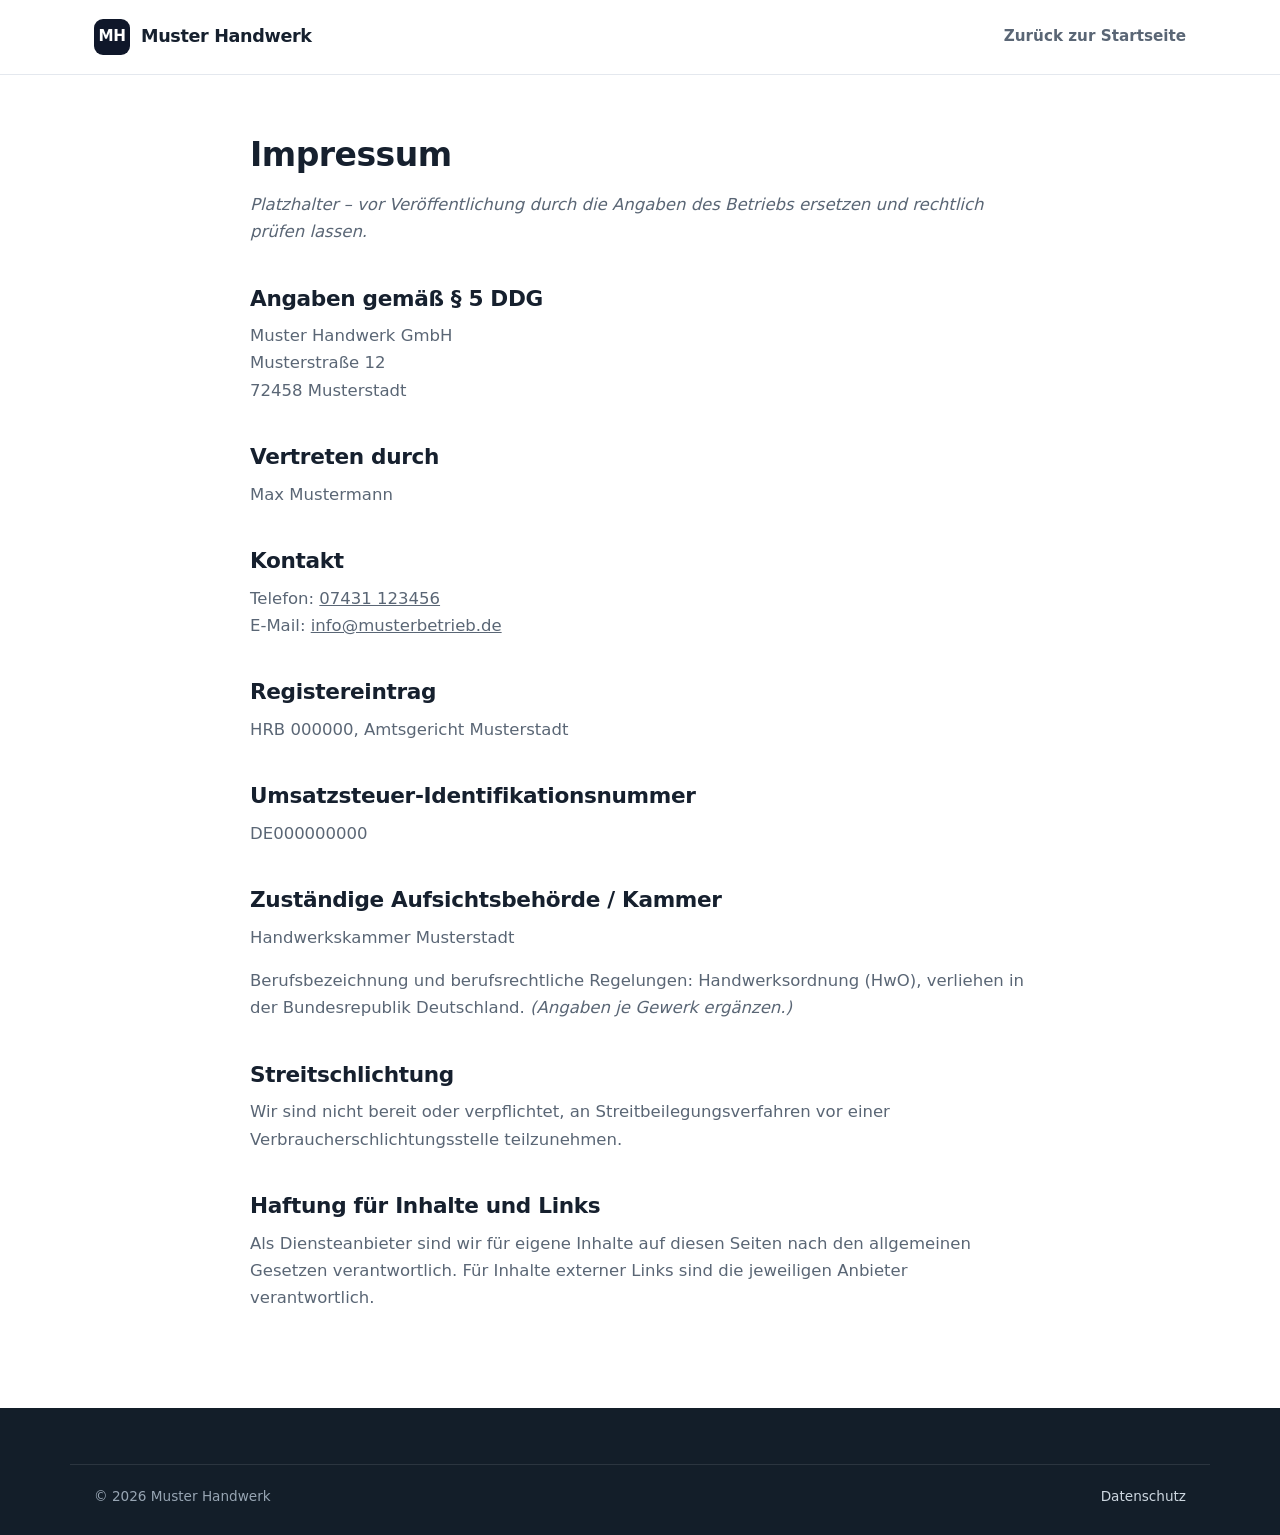
<file: alt/impressum.html>
<!doctype html>
<html lang="de">
<head>
  <meta charset="utf-8">
  <meta name="viewport" content="width=device-width, initial-scale=1">
  <title>Impressum</title>
  <link rel="stylesheet" href="assets/style.css">
  <link rel="icon" href="data:,">
</head>
<body>

<header class="kopf">
  <div class="wrap kopf__inhalt">
    <a class="logo" href="index.html">
      <span class="logo__mark">MH</span>
      <span data-cfg="firma.name">Muster Handwerk</span>
    </a>
    <nav class="nav" id="nav"><a href="index.html">Zurück zur Startseite</a></nav>
  </div>
</header>

<main class="wrap rechtstext">
  <h1>Impressum</h1>
  <p><em>Platzhalter – vor Veröffentlichung durch die Angaben des Betriebs ersetzen und rechtlich prüfen lassen.</em></p>

  <h2>Angaben gemäß § 5 DDG</h2>
  <p>
    <span data-cfg="firma.name"></span> <span data-cfg="firma.rechtsform"></span><br>
    <span data-cfg="kontakt.strasse"></span><br>
    <span data-cfg="kontakt.plz"></span> <span data-cfg="kontakt.stadt"></span>
  </p>

  <h2>Vertreten durch</h2>
  <p data-cfg="rechtliches.geschaeftsfuehrer"></p>

  <h2>Kontakt</h2>
  <p>
    Telefon: <a href="#" data-tel><span data-cfg="kontakt.telefon"></span></a><br>
    E-Mail: <a href="#" data-mail><span data-cfg="kontakt.email"></span></a>
  </p>

  <h2>Registereintrag</h2>
  <p data-cfg="rechtliches.handelsregister"></p>

  <h2>Umsatzsteuer-Identifikationsnummer</h2>
  <p data-cfg="rechtliches.ustId"></p>

  <h2>Zuständige Aufsichtsbehörde / Kammer</h2>
  <p data-cfg="rechtliches.aufsichtsbehoerde"></p>
  <p>Berufsbezeichnung und berufsrechtliche Regelungen: Handwerksordnung (HwO), verliehen in
    der Bundesrepublik Deutschland. <em>(Angaben je Gewerk ergänzen.)</em></p>

  <h2>Streitschlichtung</h2>
  <p>Wir sind nicht bereit oder verpflichtet, an Streitbeilegungsverfahren vor einer
    Verbraucherschlichtungsstelle teilzunehmen.</p>

  <h2>Haftung für Inhalte und Links</h2>
  <p>Als Diensteanbieter sind wir für eigene Inhalte auf diesen Seiten nach den allgemeinen Gesetzen
    verantwortlich. Für Inhalte externer Links sind die jeweiligen Anbieter verantwortlich.</p>
</main>

<footer class="fuss">
  <div class="wrap fuss__unten">
    <span>© <span data-jahr></span> <span data-cfg="firma.name"></span></span>
    <span><a href="datenschutz.html">Datenschutz</a></span>
  </div>
</footer>

<script src="assets/config.js"></script>
<script src="assets/app.js"></script>
</body>
</html>
</file>
<file: alt/assets/style.css>
/* Demoseite Handwerk - Layout & Design.
   Farben kommen aus config.js und werden von app.js als CSS-Variablen gesetzt. */

:root {
  --primaer: #0f172a;
  --akzent: #2563eb;
  --akzent-dark: #1d4ed8;
  --akzent-hell: #eaf0fe;
  --akzent-licht: #93b4fd;   /* fuer blaue Akzente auf dunklem Grund */
  --akzent-text: #fff;
  --hell: #f6f8fb;
  --text: #16202e;
  --text-leise: #5a6675;
  --linie: #e4e8ee;
  --weiss: #fff;
  --radius: 8px;
  --schatten: 0 1px 2px rgba(15, 23, 42, .05), 0 10px 28px rgba(15, 23, 42, .07);
  --breite: 1140px;
  --font: "Inter", "Segoe UI", system-ui, -apple-system, sans-serif;
}

* { box-sizing: border-box; }
html { scroll-behavior: smooth; }
body {
  margin: 0; font-family: var(--font); color: var(--text);
  background: var(--weiss); line-height: 1.65; font-size: 16.5px;
  -webkit-font-smoothing: antialiased;
}
img { max-width: 100%; display: block; }
a { color: inherit; }

.wrap { max-width: var(--breite); margin: 0 auto; padding: 0 24px; }
.abschnitt { padding: 88px 0; }
.abschnitt--hell { background: var(--hell); }
.abschnitt--dunkel { background: var(--primaer); color: #eef1f4; }

h1, h2, h3 { line-height: 1.2; letter-spacing: -.015em; margin: 0 0 .5em; }
h2 { font-size: clamp(1.7rem, 3.4vw, 2.4rem); }
h3 { font-size: 1.16rem; }
p { margin: 0 0 1em; }

.kicker {
  display: inline-block; font-size: .78rem; font-weight: 700; letter-spacing: .13em;
  text-transform: uppercase; color: var(--akzent-dark); margin-bottom: 12px;
}
.abschnitt--dunkel .kicker { color: var(--akzent-licht); }
.lead { font-size: 1.08rem; color: var(--text-leise); max-width: 62ch; }
.abschnitt--dunkel .lead { color: #b9c3ce; }
.kopfzeile-block { max-width: 62ch; margin-bottom: 44px; }

/* --- Buttons --- */
.btn {
  display: inline-flex; align-items: center; gap: 9px; cursor: pointer;
  padding: 13px 24px; border-radius: var(--radius); border: 1.5px solid transparent;
  font: inherit; font-weight: 650; font-size: .97rem; text-decoration: none;
  transition: transform .12s ease, background .18s ease, box-shadow .18s ease;
}
.btn:active { transform: translateY(1px); }
.btn--primaer { background: var(--akzent); color: var(--akzent-text); }
.btn--primaer:hover { background: var(--akzent-dark); }
.btn--dunkel { background: var(--primaer); color: #fff; }
.btn--dunkel:hover { background: #1e293b; }
.btn--geist { background: transparent; border-color: rgba(255, 255, 255, .34); color: #fff; }
.btn--geist:hover { background: rgba(255, 255, 255, .1); }
.btn--linie { background: var(--weiss); border-color: var(--linie); color: var(--text); }
.btn--linie:hover { border-color: var(--primaer); }

/* --- Kopfzeile --- */
.kopf {
  position: sticky; top: 0; z-index: 40; background: rgba(255, 255, 255, .93);
  backdrop-filter: blur(10px); border-bottom: 1px solid var(--linie);
}
.kopf__inhalt { display: flex; align-items: center; gap: 28px; height: 74px; }
.logo { display: flex; align-items: center; gap: 11px; font-weight: 800; font-size: 1.1rem; text-decoration: none; letter-spacing: -.02em; }
.logo__mark {
  width: 36px; height: 36px; border-radius: 9px; background: var(--primaer); color: #fff;
  display: grid; place-items: center; font-size: .95rem; font-weight: 800;
}
.logo img { max-height: 40px; width: auto; }
.nav { display: flex; gap: 26px; margin-left: auto; }
.nav a { text-decoration: none; font-weight: 550; font-size: .95rem; color: var(--text-leise); }
.nav a:hover { color: var(--primaer); }
.kopf__tel { display: flex; align-items: center; gap: 8px; font-weight: 700; text-decoration: none; white-space: nowrap; }
.kopf__burger { display: none; background: none; border: 0; font-size: 1.6rem; cursor: pointer; margin-left: auto; }

/* --- Hero: Text links, Bild rechts --- */
.hero { padding: 72px 0 64px; background: var(--weiss); }
.hero__raster { display: grid; grid-template-columns: 1.05fr .95fr; gap: 56px; align-items: center; }
.hero h1 { font-size: clamp(2rem, 4.6vw, 3.1rem); margin-bottom: 18px; }
.hero__lead { font-size: 1.12rem; color: var(--text-leise); max-width: 52ch; }
.hero__badge {
  display: inline-flex; align-items: center; gap: 9px; background: var(--hell);
  border: 1px solid var(--linie); padding: 7px 14px; border-radius: 999px;
  font-size: .83rem; font-weight: 600; margin-bottom: 20px; color: var(--text-leise);
}
.punkt { width: 8px; height: 8px; border-radius: 50%; background: #22c55e; box-shadow: 0 0 0 4px rgba(34, 197, 94, .18); }
.hero__aktionen { display: flex; flex-wrap: wrap; gap: 12px; margin-top: 30px; }
.hero__bild { border-radius: 14px; overflow: hidden; background: var(--hell); box-shadow: var(--schatten); }
.hero__bild img { width: 100%; height: 100%; object-fit: cover; aspect-ratio: 4 / 3; }

/* --- Zahlenleiste --- */
.fakten { display: grid; grid-template-columns: repeat(auto-fit, minmax(160px, 1fr)); gap: 24px; padding: 30px 0; border-top: 1px solid var(--linie); border-bottom: 1px solid var(--linie); }
.fakt b { display: block; font-size: 1.7rem; letter-spacing: -.02em; color: var(--primaer); }
.fakt span { font-size: .87rem; color: var(--text-leise); }

/* --- Leistungen --- */
.raster { display: grid; gap: 24px; grid-template-columns: repeat(auto-fit, minmax(295px, 1fr)); }
.karte {
  background: var(--weiss); border: 1px solid var(--linie); border-radius: 12px; overflow: hidden;
  transition: box-shadow .18s ease, border-color .18s ease;
}
.karte:hover { box-shadow: var(--schatten); border-color: #ccd5e0; }
.karte__bild { display: block; width: 100%; aspect-ratio: 16 / 10; object-fit: cover; background: var(--hell); }
.karte__inhalt { padding: 26px 26px 28px; }
.karte__icon {
  width: 44px; height: 44px; border-radius: 10px; background: var(--akzent-hell); color: var(--akzent-dark);
  display: grid; place-items: center; margin-bottom: 16px;
}
.karte__icon svg { width: 26px; height: 26px; }
.karte ul { list-style: none; padding: 0; margin: 16px 0 0; }
.karte li { position: relative; padding-left: 24px; font-size: .94rem; color: var(--text-leise); margin-bottom: 7px; }
.karte li::before {
  content: ""; position: absolute; left: 2px; top: .58em; width: 9px; height: 5px;
  border-left: 2px solid var(--akzent); border-bottom: 2px solid var(--akzent); transform: rotate(-45deg);
}
.karte__frage {
  margin-top: 20px; background: none; border: 0; padding: 0; cursor: pointer; font: inherit;
  font-size: .92rem; font-weight: 650; color: var(--akzent-dark); display: inline-flex; align-items: center; gap: 6px;
}
.karte__frage:hover { color: var(--primaer); }

/* --- Ablauf --- */
.schritte { display: grid; gap: 28px; grid-template-columns: repeat(auto-fit, minmax(250px, 1fr)); counter-reset: s; }
.schritt { counter-increment: s; padding-top: 8px; }
.schritt::before {
  content: counter(s, decimal-leading-zero); display: block; font-size: 2.1rem; font-weight: 800;
  color: var(--akzent); letter-spacing: -.03em; margin-bottom: 8px;
}

/* --- Referenzen / Stimmen --- */
.ref { background: var(--weiss); border-left: 3px solid var(--akzent); border-radius: 0 12px 12px 0; padding: 24px 26px; box-shadow: var(--schatten); }
.stimmen { display: grid; gap: 22px; grid-template-columns: repeat(auto-fit, minmax(300px, 1fr)); margin-top: 40px; }
.stimme { background: rgba(255, 255, 255, .06); border: 1px solid rgba(255, 255, 255, .1); border-radius: 12px; padding: 26px; }
.stimme p { font-size: 1.03rem; }
.stimme cite { font-style: normal; font-size: .87rem; color: var(--akzent-licht); }

/* --- Assistent testen --- */
.demo-karte {
  display: flex; flex-direction: column; text-align: left; gap: 0; cursor: pointer;
  background: rgba(255, 255, 255, .05); border: 1px solid rgba(255, 255, 255, .12);
  border-radius: 12px; padding: 26px; color: inherit; font: inherit;
  transition: background .18s ease, border-color .18s ease, transform .15s ease;
}
.demo-karte:hover { background: rgba(255, 255, 255, .09); border-color: var(--akzent-licht); transform: translateY(-2px); }
.demo-karte__icon {
  width: 42px; height: 42px; border-radius: 10px; background: rgba(255, 255, 255, .1);
  color: var(--akzent-licht); display: grid; place-items: center; margin-bottom: 16px;
}
.demo-karte__icon svg { width: 22px; height: 22px; }
.demo-karte h3 { margin: 0 0 6px; font-size: 1.08rem; color: #fff; }
.demo-karte p { margin: 0; font-size: .93rem; color: #b9c3ce; }
.demo-karte__frage {
  margin-top: auto; padding-top: 16px; border-top: 1px solid rgba(255, 255, 255, .12);
  font-size: .9rem; color: #dbe3ec; font-style: italic;
}
.demo-karte__start { margin-top: 14px; font-size: .88rem; font-weight: 650; color: var(--akzent-licht); }

/* --- Notdienst --- */
.notdienst {
  display: flex; flex-wrap: wrap; align-items: center; gap: 22px; justify-content: space-between;
  background: var(--primaer); color: #fff; border-radius: 14px; padding: 30px 34px;
}
.notdienst h3 { margin: 0 0 4px; font-size: 1.25rem; }
.notdienst p { margin: 0; color: #a8b4c4; font-size: .95rem; }

/* --- Über uns --- */
.ueber-raster { display: grid; grid-template-columns: 1fr 1fr; gap: 56px; align-items: center; }
.ueber-raster img { border-radius: 14px; box-shadow: var(--schatten); aspect-ratio: 4 / 3; object-fit: cover; width: 100%; }
.haken { list-style: none; padding: 0; margin: 22px 0 0; }
.haken li { position: relative; padding-left: 28px; margin-bottom: 10px; color: var(--text-leise); }
.haken li::before {
  content: ""; position: absolute; left: 3px; top: .5em; width: 10px; height: 6px;
  border-left: 2px solid var(--akzent); border-bottom: 2px solid var(--akzent); transform: rotate(-45deg);
}

/* --- Kontakt --- */
.kontakt-raster { display: grid; gap: 44px; grid-template-columns: 1fr 1fr; align-items: start; }
.info-zeile { display: flex; gap: 14px; padding: 15px 0; border-bottom: 1px solid var(--linie); }
.info-zeile:last-child { border-bottom: 0; }
.info-zeile svg { width: 20px; height: 20px; color: var(--akzent-dark); flex: none; margin-top: 3px; }
.info-zeile b { display: block; font-size: .8rem; text-transform: uppercase; letter-spacing: .07em; color: var(--text-leise); font-weight: 700; }
.info-zeile a { text-decoration: none; font-weight: 600; }
.zeiten { list-style: none; margin: 0; padding: 0; }
.zeiten li { display: flex; justify-content: space-between; gap: 16px; font-size: .93rem; padding: 5px 0; }
.zeiten span:last-child { color: var(--text-leise); }

form { background: var(--weiss); border: 1px solid var(--linie); border-radius: 14px; padding: 30px; box-shadow: var(--schatten); }
.feld { margin-bottom: 16px; }
.feld label { display: block; font-size: .86rem; font-weight: 650; margin-bottom: 6px; }
.feld input, .feld textarea, .feld select {
  width: 100%; padding: 11px 13px; border: 1.5px solid var(--linie); border-radius: 8px;
  font: inherit; font-size: .95rem; background: #fdfcfb;
}
.feld input:focus, .feld textarea:focus, .feld select:focus { outline: 0; border-color: var(--akzent); background: #fff; }
.feld textarea { min-height: 118px; resize: vertical; }
.form-hinweis { font-size: .8rem; color: var(--text-leise); margin: 12px 0 0; }
.form-status { font-size: .9rem; margin-top: 12px; font-weight: 600; }

/* --- FAQ --- */
.faq { max-width: 800px; }
.faq details { border-bottom: 1px solid var(--linie); padding: 4px 0; }
.faq summary { cursor: pointer; padding: 16px 0; font-weight: 650; list-style: none; display: flex; justify-content: space-between; gap: 16px; }
.faq summary::-webkit-details-marker { display: none; }
.faq summary::after { content: "+"; color: var(--akzent-dark); font-size: 1.35rem; line-height: 1; }
.faq details[open] summary::after { content: "\2013"; }
.faq details p { color: var(--text-leise); margin: 0 0 16px; padding-right: 40px; }

/* --- Fusszeile --- */
.fuss { background: #131e29; color: #97a5b3; padding: 56px 0 28px; font-size: .92rem; }
.fuss a { color: #cdd7e0; text-decoration: none; }
.fuss a:hover { color: var(--akzent-licht); }
.fuss__raster { display: grid; gap: 34px; grid-template-columns: 1.6fr 1fr 1fr; margin-bottom: 34px; }
.fuss h4 { color: #fff; font-size: .82rem; text-transform: uppercase; letter-spacing: .1em; margin: 0 0 14px; }
.fuss ul { list-style: none; margin: 0; padding: 0; }
.fuss li { margin-bottom: 8px; }
.fuss__unten { border-top: 1px solid rgba(255, 255, 255, .1); padding-top: 20px; display: flex; flex-wrap: wrap; gap: 14px; justify-content: space-between; font-size: .85rem; }

/* --- Chat-Widget --- */
.chat-knopf {
  position: fixed; right: 22px; bottom: 22px; z-index: 60; display: flex; align-items: center; gap: 10px;
  background: var(--primaer); color: #fff; border: 0; border-radius: 999px; padding: 14px 22px 14px 18px;
  font: inherit; font-weight: 650; cursor: pointer; box-shadow: 0 10px 30px rgba(16, 28, 40, .34);
  transition: transform .15s ease;
}
.chat-knopf:hover { transform: translateY(-2px); }
.chat-knopf svg { width: 21px; height: 21px; }
.chat-knopf__ping { position: absolute; top: 10px; right: 14px; width: 10px; height: 10px; border-radius: 50%; background: #5ddc9a; }
.chat-knopf[hidden] { display: none; }

.chat {
  position: fixed; right: 22px; bottom: 22px; z-index: 61; width: 396px; max-width: calc(100vw - 32px);
  height: 620px; max-height: calc(100vh - 40px); background: var(--weiss); border-radius: 18px;
  box-shadow: 0 24px 64px rgba(13, 22, 32, .34); display: flex; flex-direction: column; overflow: hidden;
  animation: chat-auf .2s ease;
}
@keyframes chat-auf { from { opacity: 0; transform: translateY(14px); } }
.chat[hidden] { display: none; }
.chat__kopf { background: var(--primaer); color: #fff; padding: 17px 18px; display: flex; align-items: center; gap: 12px; }
.chat__avatar { width: 40px; height: 40px; border-radius: 11px; background: var(--akzent); color: var(--akzent-text); display: grid; place-items: center; font-weight: 800; flex: none; }
.chat__kopf strong { display: block; font-size: .97rem; }
.chat__kopf span { font-size: .8rem; color: #b5c1cd; }
.chat__zu { margin-left: auto; background: none; border: 0; color: #fff; font-size: 1.5rem; line-height: 1; cursor: pointer; opacity: .75; }
.chat__zu:hover { opacity: 1; }
.chat__verlauf { flex: 1; overflow-y: auto; padding: 20px 18px; background: var(--hell); display: flex; flex-direction: column; gap: 12px; }
.blase { max-width: 84%; padding: 12px 15px; border-radius: 14px; font-size: .95rem; line-height: 1.55; word-wrap: break-word; }
.blase p { margin: 0 0 .6em; }
.blase p:last-child { margin-bottom: 0; }
.blase--bot { background: var(--weiss); border: 1px solid var(--linie); border-bottom-left-radius: 4px; align-self: flex-start; }
.blase--ich { background: var(--primaer); color: #fff; border-bottom-right-radius: 4px; align-self: flex-end; }
.blase--hinweis { align-self: center; background: var(--akzent-hell); border: 1px dashed #a9c0f5; color: #1e3a8a; font-size: .84rem; text-align: center; max-width: 100%; }
.blase a { color: var(--akzent-dark); }
.blase--ich a { color: #a9c8ff; }
.tippt { display: flex; gap: 4px; align-self: flex-start; padding: 14px 16px; background: var(--weiss); border: 1px solid var(--linie); border-radius: 14px; }
.tippt i { width: 7px; height: 7px; border-radius: 50%; background: #b3bcc6; animation: tippt 1.2s infinite; }
.tippt i:nth-child(2) { animation-delay: .18s; }
.tippt i:nth-child(3) { animation-delay: .36s; }
@keyframes tippt { 0%, 60%, 100% { opacity: .35; transform: translateY(0); } 30% { opacity: 1; transform: translateY(-3px); } }
.chat__vorschlaege { display: flex; flex-wrap: wrap; gap: 7px; padding: 0 18px 12px; background: var(--hell); }
.chat__vorschlaege button {
  background: var(--weiss); border: 1px solid var(--linie); border-radius: 999px; padding: 7px 13px;
  font: inherit; font-size: .84rem; cursor: pointer; color: var(--text-leise);
}
.chat__vorschlaege button:hover { border-color: var(--akzent); color: var(--text); }
.chat__eingabe { display: flex; gap: 9px; padding: 13px 14px; border-top: 1px solid var(--linie); background: var(--weiss); }
.chat__eingabe textarea {
  flex: 1; border: 1.5px solid var(--linie); border-radius: 10px; padding: 10px 12px; font: inherit;
  font-size: .94rem; resize: none; max-height: 110px; min-height: 42px;
}
.chat__eingabe textarea:focus { outline: 0; border-color: var(--akzent); }
.chat__senden { border: 0; background: var(--akzent); color: var(--akzent-text); border-radius: 10px; width: 44px; display: grid; place-items: center; cursor: pointer; flex: none; }
.chat__senden:disabled { opacity: .45; cursor: default; }
.chat__senden svg { width: 19px; height: 19px; }
.chat__fuss { font-size: .72rem; color: var(--text-leise); text-align: center; padding: 0 14px 11px; background: var(--weiss); }

/* --- Rechtstexte --- */
.rechtstext { max-width: 780px; padding: 60px 0 80px; }
.rechtstext h2 { font-size: 1.35rem; margin-top: 40px; }
.rechtstext p, .rechtstext li { color: var(--text-leise); }

/* --- Mobil --- */
@media (max-width: 900px) {
  .kontakt-raster, .fuss__raster, .hero__raster, .ueber-raster { grid-template-columns: 1fr; gap: 36px; }
  .hero { padding: 48px 0 40px; }
}
@media (max-width: 760px) {
  .abschnitt { padding: 60px 0; }
  .kopf__tel span { display: none; }
  .nav {
    position: absolute; top: 74px; left: 0; right: 0; flex-direction: column; gap: 0;
    background: #fff; border-bottom: 1px solid var(--linie); padding: 8px 24px 18px; display: none;
  }
  .nav.offen { display: flex; }
  .nav a { padding: 11px 0; border-bottom: 1px solid var(--linie); }
  .kopf__burger { display: block; }
  .kopf__tel { margin-left: 0; }
  .notdienst { padding: 26px; }
  .chat { right: 0; bottom: 0; width: 100%; max-width: 100%; height: 100%; max-height: 100%; border-radius: 0; }
  .chat-knopf { right: 16px; bottom: 16px; }
}
</file>
<file: assets/styles.css>
/* =========================================================================
   Muster Handwerk – Demoseite (Onepager)
   Gestaltungsprinzip: Die Betriebsseite ist Kulisse und bleibt zurückhaltend.
   Alles, was ASK Connect liefert, trägt die Markierung .kizone und sticht heraus.
   ========================================================================= */

:root{
  --ink:#0F172A; --ink2:#16202E; --body:#5A6675; --soft:#8791A1;
  --line:#E4E8EE; --bg:#fff; --bg2:#F6F8FB; --bg3:#EAEEF4;

  --ac:#2563EB; --ac6:#1D4ED8; --ac7:#1E3A8A; --acs:#EAF0FE;
  --ok:#15A06A; --wa:#25D366;

  --r:12px; --rl:20px; --rx:28px;
  --sh1:0 1px 2px rgba(15,23,42,.05), 0 2px 8px rgba(15,23,42,.05);
  --sh2:0 4px 14px rgba(15,23,42,.07), 0 16px 40px rgba(15,23,42,.09);
  --sh3:0 12px 28px rgba(15,23,42,.12), 0 34px 76px rgba(15,23,42,.16);
  --shk:0 8px 26px rgba(37,99,235,.28);

  --wrap:1180px; --pad:clamp(18px,4.5vw,36px);
  --sans:'Inter',-apple-system,BlinkMacSystemFont,'Segoe UI',Roboto,sans-serif;
  --disp:'Archivo','Inter',-apple-system,sans-serif;
  --mono:ui-monospace,'SF Mono',Menlo,monospace;
  --navH:64px;
}

*,*::before,*::after{ box-sizing:border-box; }
html{ -webkit-text-size-adjust:100%; scroll-behavior:smooth; scroll-padding-top:calc(var(--navH) + 14px); }
@media (prefers-reduced-motion:reduce){
  html{ scroll-behavior:auto; }
  *,*::before,*::after{ animation-duration:.01ms!important; animation-iteration-count:1!important; transition-duration:.01ms!important; }
}

body{
  margin:0; font-family:var(--sans); font-size:16.5px; line-height:1.62;
  color:var(--body); background:var(--bg); -webkit-font-smoothing:antialiased;
  overflow-x:hidden;
}
img{ max-width:100%; display:block; }
svg{ display:block; }   /* verhindert Grundlinien-Versatz in Icon-Kaesten */
a{ color:inherit; }
button{ font:inherit; }

h1,h2,h3{ font-family:var(--disp); color:var(--ink); line-height:1.14; margin:0 0 .45em; font-weight:700; }
h1{ font-size:clamp(2.15rem,6.2vw,3.5rem); letter-spacing:-.022em; }
h2{ font-size:clamp(1.7rem,4.4vw,2.45rem); letter-spacing:-.018em; }
h3{ font-size:clamp(1.12rem,2.8vw,1.34rem); letter-spacing:-.012em; }
h4{ font-family:var(--sans); font-size:1rem; font-weight:700; color:var(--ink); line-height:1.35; margin:0 0 .4em; }
p{ margin:0 0 1em; } p:last-child{ margin-bottom:0; }

.wrap{ width:100%; max-width:var(--wrap); margin-inline:auto; padding-inline:var(--pad); }
section{ padding:clamp(52px,7vw,92px) 0; scroll-margin-top:var(--navH); }
.bg2{ background:var(--bg2); }
.dark{ background:var(--ink); color:#A9B4C2; }
.dark h2,.dark h3,.dark h4{ color:#fff; }

.eyebrow{
  display:inline-flex; align-items:center; gap:8px; margin-bottom:12px;
  font-size:.72rem; font-weight:800; letter-spacing:.16em; text-transform:uppercase; color:var(--ac6);
}
.dark .eyebrow{ color:var(--ac); }
.sechead{ max-width:660px; margin-bottom:clamp(28px,4vw,44px); }
.sechead.mid{ margin-inline:auto; text-align:center; }
.sechead p{ font-size:1.05rem; }
.lead{ font-size:1.06rem; }
.small{ font-size:.86rem; } .mut{ color:var(--soft); } .mid{ text-align:center; }
.mb0{ margin-bottom:0; }

/* ---------- Buttons ---------- */
.btn{
  display:inline-flex; align-items:center; justify-content:center; gap:9px;
  font-size:.94rem; font-weight:650; padding:14px 24px; border-radius:10px;
  border:1.5px solid transparent; cursor:pointer; text-decoration:none; white-space:nowrap;
  transition:transform .15s, box-shadow .15s, background .15s, border-color .15s, color .15s;
}
.btn svg{ width:18px; height:18px; flex:none; }
.btn:active{ transform:translateY(1px); }
.b-pri{ background:var(--ac); color:#fff; box-shadow:var(--shk); }
.b-pri:hover{ background:var(--ac6); transform:translateY(-2px); }
.b-gho{ background:transparent; color:var(--ink); border-color:var(--line); }
.b-gho:hover{ background:var(--ink); color:#fff; border-color:var(--ink); }
.b-lig{ background:rgba(255,255,255,.1); color:#fff; border-color:rgba(255,255,255,.3); }
.b-lig:hover{ background:#fff; color:var(--ink); }
.b-lg{ padding:17px 32px; font-size:1rem; }
.brow{ display:flex; flex-wrap:wrap; gap:12px; }

/* =========================================================================
   MARKIERUNG – das Herzstück
   ========================================================================= */
.kizone{
  position:relative; border-radius:var(--rl);
  box-shadow:0 0 0 2.5px var(--ac), 0 0 0 8px rgba(37,99,235,.13), var(--sh2);
  transition:box-shadow .35s ease;
}
.kiflag{
  position:absolute; top:-13px; left:18px; z-index:4;
  display:inline-flex; align-items:center; gap:6px;
  background:var(--ac); color:#fff; padding:5px 12px 5px 10px; border-radius:100px;
  font-size:.685rem; font-weight:800; letter-spacing:.1em; text-transform:uppercase;
  white-space:nowrap; box-shadow:0 4px 12px rgba(37,99,235,.42);
}
.kiflag svg{ width:13px; height:13px; }
.kiflag.rechts{ left:auto; right:18px; }

/* einmaliger Aufmerksamkeits-Puls beim Sichtbarwerden */
@keyframes kipuls{
  0%{ box-shadow:0 0 0 2.5px var(--ac), 0 0 0 8px rgba(37,99,235,.13), var(--sh2); }
  40%{ box-shadow:0 0 0 3px var(--ac), 0 0 0 20px rgba(37,99,235,0), var(--sh2); }
  100%{ box-shadow:0 0 0 2.5px var(--ac), 0 0 0 8px rgba(37,99,235,.13), var(--sh2); }
}
.kizone.puls{ animation:kipuls 1.5s ease-out 2; }

/* Markierungen ausschalten */
body.plain .kizone{ box-shadow:var(--sh2); animation:none; }
body.plain .kiflag{ display:none; }
body.plain .kihint{ display:none; }

/* Hinweiszeile unter markierten Bereichen */
.kihint{
  display:flex; align-items:flex-start; gap:8px; margin-top:12px;
  font-size:.815rem; color:var(--ac6); font-weight:600; line-height:1.45;
}
.kihint svg{ width:15px; height:15px; flex:none; margin-top:2px; }
.dark .kihint{ color:var(--ac); }

/* =========================================================================
   KOPF
   ========================================================================= */
.demobar{
  background:var(--ink); color:#B6C0CE; font-size:.79rem; text-align:center;
  padding:8px 14px; line-height:1.45;
}
.demobar b{ color:#fff; }
.demobar .pin{
  display:inline-block; width:9px; height:9px; border-radius:3px;
  background:var(--ac); margin-right:5px; vertical-align:-1px;
}

header.top{
  position:sticky; top:0; z-index:800; background:rgba(255,255,255,.94);
  backdrop-filter:saturate(180%) blur(12px); border-bottom:1px solid var(--line);
}
header.top.scr{ box-shadow:0 3px 18px rgba(15,23,42,.09); }
.topin{ display:flex; align-items:center; gap:14px; height:var(--navH); }

.brand{ display:flex; align-items:center; gap:10px; text-decoration:none; flex:none; }
.bmark{
  width:38px; height:38px; border-radius:9px; flex:none; display:grid; place-items:center;
  background:linear-gradient(145deg,var(--ink),#2B3543); position:relative; overflow:hidden;
}
.bmark::after{ content:''; position:absolute; inset:auto 0 0 0; height:3px; background:var(--ac); }
.bmark svg{ width:21px; height:21px; color:var(--ac); }
.bname{ font-family:var(--disp); font-size:1.24rem; font-weight:700; letter-spacing:-.015em; color:var(--ink); line-height:1; }
.bsub{ font-size:.6rem; letter-spacing:.14em; text-transform:uppercase; color:var(--soft); font-weight:700; }

.nav{ display:flex; gap:2px; margin-left:auto; }
.nav a{
  padding:9px 13px; border-radius:8px; text-decoration:none; font-size:.9rem;
  font-weight:550; color:var(--body); white-space:nowrap; transition:.15s;
}
.nav a:hover{ background:var(--bg2); color:var(--ink); }
.nav a.on{ color:var(--ink); font-weight:700; }
.nav a.ki{ color:var(--ac6); font-weight:700; background:var(--acs); }
.nav a.ki:hover{ background:var(--ac); color:#fff; }
body.plain .nav a.ki{ background:transparent; color:var(--body); font-weight:550; }

.tcta{ display:flex; align-items:center; gap:9px; flex:none; }

/* Markierungs-Schalter */
.tog{
  display:inline-flex; align-items:center; gap:8px; cursor:pointer; user-select:none;
  font-size:.78rem; font-weight:650; color:var(--body); white-space:nowrap;
  padding:7px 12px 7px 9px; border:1px solid var(--line); border-radius:100px; background:#fff;
}
.tog:hover{ border-color:var(--ac); color:var(--ink); }
.tog input{ position:absolute; opacity:0; pointer-events:none; }
.togsw{ width:32px; height:18px; border-radius:100px; background:var(--ac); position:relative; transition:.2s; flex:none; }
.togsw::after{ content:''; position:absolute; top:2px; left:16px; width:14px; height:14px; border-radius:50%; background:#fff; transition:.2s; }
.tog input:not(:checked) + .togsw{ background:var(--bg3); }
.tog input:not(:checked) + .togsw::after{ left:2px; }

/* Mobile Ankerleiste */
.pills{ display:none; }
@media (max-width:940px){
  .nav{ display:none; }
  .pills{
    display:flex; gap:7px; overflow-x:auto; scrollbar-width:none;
    padding:9px var(--pad) 10px; background:#fff; border-bottom:1px solid var(--line);
    position:sticky; top:var(--navH); z-index:790; -webkit-overflow-scrolling:touch;
  }
  .pills::-webkit-scrollbar{ display:none; }
  .pills a{
    flex:none; padding:8px 15px; border-radius:100px; text-decoration:none;
    font-size:.83rem; font-weight:650; color:var(--body);
    background:var(--bg2); border:1px solid var(--line); white-space:nowrap;
  }
  .pills a.on{ background:var(--ink); color:#fff; border-color:var(--ink); }
  .pills a.ki{ background:var(--ac); color:#fff; border-color:var(--ac); }
  body.plain .pills a.ki{ background:var(--bg2); color:var(--body); border-color:var(--line); }
  html{ scroll-padding-top:calc(var(--navH) + 54px); }
}
@media (max-width:600px){
  .tcta .btn{ display:none; }
  .tog{ padding:6px 10px 6px 8px; font-size:.74rem; }
  .togtxt{ display:none; }
  .bsub{ display:none; }
}

/* =========================================================================
   HERO
   ========================================================================= */
.hero{ position:relative; background:var(--ink); overflow:hidden; }
.herobg{ position:absolute; inset:0; }
.herobg img{ width:100%; height:100%; object-fit:cover; opacity:.42; }
.herobg::after{
  content:''; position:absolute; inset:0;
  background:linear-gradient(105deg,rgba(15,23,42,.97) 0%,rgba(15,23,42,.90) 38%,rgba(15,23,42,.55) 100%);
}
.heroin{
  position:relative; display:grid; grid-template-columns:1fr 430px; gap:clamp(28px,4vw,56px);
  align-items:center; padding-block:clamp(40px,6vw,72px) clamp(44px,6vw,76px);
}
@media (max-width:980px){ .heroin{ grid-template-columns:1fr; gap:34px; } }

.hero h1{ color:#fff; margin-bottom:16px; }
.hero h1 em{ font-style:normal; color:var(--ac); }
.herotxt p{ color:#B4BFCD; font-size:clamp(1rem,2.2vw,1.12rem); max-width:46ch; margin-bottom:22px; }

.hbadges{ display:flex; flex-wrap:wrap; gap:8px; margin-bottom:20px; }
.hbadge{
  display:inline-flex; align-items:center; gap:6px; font-size:.76rem; font-weight:650;
  padding:6px 12px; border-radius:100px; background:rgba(255,255,255,.09);
  border:1px solid rgba(255,255,255,.17); color:#D7DEE7;
}
.hbadge svg{ width:13px; height:13px; color:var(--ac); }
.htel{
  display:inline-flex; align-items:center; gap:9px; color:#fff; text-decoration:none;
  font-weight:700; font-size:1.05rem;
}
.htel svg{ width:18px; height:18px; color:var(--ac); }

/* =========================================================================
   CHAT (inline im Hero + schwebend)
   ========================================================================= */
.chatbox{
  background:#fff; border-radius:var(--rl); overflow:hidden;
  display:flex; flex-direction:column; height:480px;
}
@media (max-width:980px){ .chatbox{ height:440px; } }
@media (max-width:420px){ .chatbox{ height:410px; } }

.chead{
  flex:none; background:linear-gradient(135deg,var(--ink),#28323F); color:#fff;
  padding:14px 16px; display:flex; align-items:center; gap:11px;
}
.cav{ width:38px; height:38px; border-radius:10px; background:var(--ac); display:grid; place-items:center; flex:none; }
.cav svg{ width:20px; height:20px; color:#fff; }
.chead b{ display:block; font-size:.95rem; line-height:1.25; }
.chead span{ font-size:.755rem; color:#9AA6B6; display:flex; align-items:center; gap:5px; }
.dotlive{ width:7px; height:7px; border-radius:50%; background:var(--ok); flex:none; }
.dotlive::after{ content:''; }
.cx{ margin-left:auto; background:none; border:0; color:#8E9AAA; cursor:pointer; font-size:21px; line-height:1; padding:3px 6px; border-radius:6px; }
.cx:hover{ background:rgba(255,255,255,.12); color:#fff; }

.clog{
  flex:1; overflow-y:auto; padding:16px 14px; background:var(--bg2);
  display:flex; flex-direction:column; gap:9px; scroll-behavior:smooth;
}
.msg{
  max-width:88%; padding:11px 14px; border-radius:var(--r); font-size:.9rem; line-height:1.5;
  white-space:pre-wrap; word-break:break-word; animation:mpop .22s cubic-bezier(.2,.7,.3,1);
}
@keyframes mpop{ from{ opacity:0; transform:translateY(6px); } }
.msg.bot{ background:#fff; color:var(--ink2); border:1px solid var(--line); border-bottom-left-radius:3px; align-self:flex-start; }
.msg.me{ background:var(--ac); color:#fff; border-bottom-right-radius:3px; align-self:flex-end; }
.msg.err{ background:#FEF2F2; border:1px solid #FECACA; color:#9F1239; font-size:.85rem; }
.msg strong{ font-weight:700; }

.typ{ display:flex; gap:4px; align-items:center; padding:13px 14px; }
.typ i{ width:6px; height:6px; border-radius:50%; background:var(--soft); animation:bob 1.3s infinite; }
.typ i:nth-child(2){ animation-delay:.16s } .typ i:nth-child(3){ animation-delay:.32s }
@keyframes bob{ 0%,60%,100%{ transform:translateY(0); opacity:.4 } 30%{ transform:translateY(-5px); opacity:1 } }

.chips{ display:flex; flex-wrap:wrap; gap:6px; padding:0 14px 11px; background:var(--bg2); }
.chip{
  font-size:.795rem; padding:7px 12px; border-radius:100px; cursor:pointer;
  background:#fff; border:1px solid var(--line); color:var(--ink2); transition:.15s;
}
.chip:hover{ border-color:var(--ac); color:var(--ac6); background:var(--acs); }

.cfoot{ flex:none; border-top:1px solid var(--line); background:#fff; padding:10px 11px 7px; }
.cform{ display:flex; gap:8px; align-items:flex-end; }
.cform textarea{
  flex:1; font:inherit; font-size:.9rem; resize:none; max-height:100px; min-width:0;
  padding:10px 13px; border:1.5px solid var(--line); border-radius:19px; background:var(--bg2);
}
.cform textarea:focus{ outline:none; border-color:var(--ac); background:#fff; }
.csend{
  width:39px; height:39px; flex:none; border-radius:50%; border:0; cursor:pointer;
  background:var(--ac); color:#fff; display:grid; place-items:center; transition:.15s;
}
.csend:hover:not(:disabled){ background:var(--ac6); }
.csend:disabled{ opacity:.38; cursor:default; }
.csend svg{ width:18px; height:18px; }
.clegal{ text-align:center; font-size:.69rem; color:var(--soft); padding:6px 4px 1px; }

/* schwebendes Fenster */
.fab{
  position:fixed; right:18px; bottom:18px; z-index:860; width:58px; height:58px;
  border-radius:50%; border:0; cursor:pointer; background:var(--ac); color:#fff;
  display:grid; place-items:center; box-shadow:var(--shk),0 2px 8px rgba(0,0,0,.22);
  opacity:0; transform:scale(.6); pointer-events:none; transition:.25s cubic-bezier(.2,.7,.3,1);
}
.fab.show{ opacity:1; transform:none; pointer-events:auto; }
.fab:hover{ background:var(--ac6); }
.fab svg{ width:25px; height:25px; }
.fab .ic2{ position:absolute; opacity:0; transform:rotate(-90deg) scale(.6); }
.fab.open .ic1{ opacity:0; transform:rotate(90deg) scale(.6); }
.fab.open .ic2{ opacity:1; transform:none; }
.fab .pip{ position:absolute; top:1px; right:1px; width:14px; height:14px; border-radius:50%; background:var(--ok); border:2.5px solid #fff; }

.float{
  position:fixed; right:18px; bottom:86px; z-index:855;
  width:min(378px,calc(100vw - 28px)); height:min(560px,calc(100vh - 120px));
  border-radius:var(--rl); overflow:hidden; box-shadow:var(--sh3);
  opacity:0; transform:translateY(14px) scale(.97); pointer-events:none;
  transition:.25s cubic-bezier(.2,.7,.3,1);
}
.float.open{ opacity:1; transform:none; pointer-events:auto; }
.float .chatbox{ height:100%; border-radius:0; }
@media (max-width:480px){
  .float{ right:10px; left:10px; width:auto; bottom:84px; height:min(520px,calc(100vh - 110px)); }
  .fab{ right:14px; bottom:14px; }
}

/* =========================================================================
   LEISTUNGEN
   ========================================================================= */
.grid{ display:grid; gap:18px; }
.g2{ grid-template-columns:repeat(2,minmax(0,1fr)); }
.g3{ grid-template-columns:repeat(3,minmax(0,1fr)); }
@media (max-width:900px){ .g3{ grid-template-columns:repeat(2,minmax(0,1fr)); } }
@media (max-width:620px){ .g2,.g3{ grid-template-columns:1fr; } }
.grid > *{ min-width:0; }

.svc{
  background:#fff; border:1px solid var(--line); border-radius:var(--rl);
  overflow:hidden; display:flex; flex-direction:column; transition:box-shadow .2s, transform .2s;
}
.svc:hover{ box-shadow:var(--sh2); transform:translateY(-3px); }
.svcimg{ aspect-ratio:16/9; overflow:hidden; background:var(--bg3); position:relative; }
.svcimg img{ width:100%; height:100%; object-fit:cover; }
.svcico{
  position:absolute; left:14px; bottom:14px; width:40px; height:40px; border-radius:10px;
  background:var(--ac); display:grid; place-items:center; box-shadow:0 4px 14px rgba(37,99,235,.45);
}
.svcico svg{ width:20px; height:20px; color:#fff; }
.svcpreis{
  position:absolute; right:12px; top:12px; background:rgba(15,23,42,.86); color:#fff;
  font-size:.8rem; font-weight:700; padding:5px 11px; border-radius:100px; backdrop-filter:blur(6px);
}
.svctop{ display:block; flex:1; }
.svctxt{ padding:16px 16px 0; }
.svcask{ padding:12px 16px 16px; }
.svc h3{ font-size:1.22rem; margin-bottom:6px; }
.svc p{ font-size:.9rem; margin-bottom:0; }

/* Der Ask-Button: sieht aus wie ein Chat-Eingabefeld */
.ask{
  display:flex; align-items:center; gap:9px; width:100%; text-align:left; cursor:pointer;
  background:var(--acs); border:1.5px solid var(--ac); border-radius:100px;
  padding:9px 9px 9px 14px; color:var(--ac7); font-size:.855rem; font-weight:600;
  transition:.16s; line-height:1.35;
}
.ask:hover{ background:var(--ac); color:#fff; box-shadow:var(--shk); transform:translateY(-1px); }
.ask .q{ flex:1; min-width:0; overflow:hidden; text-overflow:ellipsis; white-space:nowrap; }
.ask .go{
  width:30px; height:30px; border-radius:50%; background:var(--ac); color:#fff;
  display:grid; place-items:center; flex:none; transition:.16s;
}
.ask:hover .go{ background:#fff; color:var(--ac); }
.ask .go svg{ width:15px; height:15px; }
.asklabel{
  display:flex; align-items:center; gap:6px; margin-bottom:7px;
  font-size:.665rem; font-weight:800; letter-spacing:.1em; text-transform:uppercase; color:var(--ac6);
}
.asklabel svg{ width:12px; height:12px; }
body.plain .ask{ background:#fff; border-color:var(--line); color:var(--ink2); }
body.plain .ask .go{ background:var(--bg3); color:var(--body); }
body.plain .asklabel{ display:none; }

.weitere{
  margin-top:20px; text-align:center; font-size:.92rem; color:var(--soft);
  padding:14px; background:var(--bg2); border-radius:var(--r);
}

/* =========================================================================
   BAUSTEINE (unser Angebot)
   ========================================================================= */
.bst{ display:grid; grid-template-columns:1fr 1fr; gap:clamp(26px,4vw,56px); align-items:center; }
.bst + .bst{ margin-top:clamp(44px,6vw,80px); }
.bst.rev .bstdemo{ order:2; }
@media (max-width:900px){
  .bst{ grid-template-columns:1fr; gap:26px; }
  /* Ueberschrift und Erklaerung zuerst, die Darstellung darunter */
  .bstdemo{ order:2; }
}
.bst > *{ min-width:0; }
.bstdemo{ display:flex; justify-content:center; }
.bstnum{
  display:inline-block; font-family:var(--disp); font-size:.85rem; font-weight:700;
  letter-spacing:.18em; text-transform:uppercase; color:var(--ac); margin-bottom:10px;
}
.bst h3{ font-size:clamp(1.4rem,3.1vw,1.95rem); letter-spacing:-.018em; }

.wins{ display:grid; gap:9px; margin-top:18px; }
.win{ display:flex; gap:11px; align-items:flex-start; min-width:0; }
.win .winic{ width:28px; height:28px; border-radius:8px; background:rgba(37,99,235,.16); display:grid; place-items:center; flex:none; }
.win .winic svg{ width:15px; height:15px; color:var(--ac); }
.win b{ display:block; font-size:.91rem; color:#fff; line-height:1.4; }
.win span{ font-size:.855rem; display:block; }
.bstlight .win b{ color:var(--ink); }
.bstlight .winic{ background:var(--acs); }
.bstlight .winic svg{ color:var(--ac6); }

/* ---------- Telefon-Mockup ---------- */
.phone{
  width:min(300px,100%); flex:none; background:#0A0C10; border-radius:34px; padding:9px;
  box-shadow:var(--sh3),0 0 0 1px rgba(255,255,255,.08) inset; position:relative;
}
.phone::before{
  content:''; position:absolute; top:19px; left:50%; transform:translateX(-50%);
  width:84px; height:20px; background:#0A0C10; border-radius:12px; z-index:5;
}
.pscreen{ background:#fff; border-radius:26px; overflow:hidden; height:530px; display:flex; flex-direction:column; }
.pstat{ flex:none; height:38px; display:flex; align-items:flex-end; justify-content:space-between; padding:0 20px 4px; font-size:.68rem; font-weight:700; color:#fff; }

.wahead{ flex:none; background:#075E54; color:#fff; padding:8px 12px; display:flex; align-items:center; gap:10px; }
.wahead .av{ width:33px; height:33px; border-radius:50%; background:var(--ac); display:grid; place-items:center; flex:none; }
.wahead .av svg{ width:17px; height:17px; color:#fff; }
.wahead b{ font-size:.86rem; display:block; line-height:1.2; }
.wahead span{ font-size:.67rem; color:#9FD8CF; }
.wabody{
  flex:1; overflow:hidden; padding:11px 9px; display:flex; flex-direction:column; gap:6px;
  justify-content:flex-end; background:#ECE5DD;
  background-image:radial-gradient(circle at 22% 32%,rgba(0,0,0,.03) 1px,transparent 1px);
  background-size:20px 20px;
}
.wamsg{
  max-width:84%; padding:6px 9px 4px; border-radius:8px; font-size:.775rem; line-height:1.42;
  color:#111B21; box-shadow:0 1px 1px rgba(0,0,0,.12); animation:mpop .26s cubic-bezier(.2,.7,.3,1);
  white-space:pre-wrap;
}
.wamsg.in{ background:#fff; align-self:flex-start; border-top-left-radius:2px; }
.wamsg.out{ background:#DCF8C6; align-self:flex-end; border-top-right-radius:2px; }
.watime{ display:block; text-align:right; font-size:.6rem; color:#667781; margin-top:2px; }
.watime .ck{ color:#4FC3F7; letter-spacing:-2px; margin-left:3px; }
.wafoot{ flex:none; background:#F0F0F0; padding:7px 10px; display:flex; align-items:center; gap:7px; }
.wain{ flex:1; background:#fff; border-radius:100px; padding:8px 13px; font-size:.75rem; color:#8696A0; }
.wamic{ width:32px; height:32px; border-radius:50%; background:#128C7E; display:grid; place-items:center; flex:none; }
.wamic svg{ width:15px; height:15px; color:#fff; }

/* Instagram */
.ighead{ flex:none; background:#fff; border-bottom:1px solid #DBDBDB; padding:9px 12px; display:flex; align-items:center; gap:9px; }
.iglogo{ font-family:var(--disp); font-size:1.18rem; font-weight:700; color:#262626; }
.ighead .sp{ margin-left:auto; display:flex; gap:12px; color:#262626; }
.ighead .sp svg{ width:18px; height:18px; }
.igfeed{ flex:1; overflow:hidden; background:#fff; }
.igtrack{ display:flex; flex-direction:column; }
.igpost{ border-bottom:1px solid #EFEFEF; }
.igbar{ display:flex; align-items:center; gap:8px; padding:8px 11px; }
.igav{ width:28px; height:28px; border-radius:50%; flex:none; padding:2px; background:linear-gradient(45deg,#F58529,#DD2A7B,#8134AF); }
.igav i{ display:block; width:100%; height:100%; border-radius:50%; background:var(--ink); color:var(--ac); font-style:normal; font-size:.52rem; font-weight:800; display:grid; place-items:center; }
.igbar b{ font-size:.74rem; color:#262626; }
.igbar span{ font-size:.63rem; color:#8E8E8E; display:block; }
.igimg{ aspect-ratio:1; position:relative; overflow:hidden; background:var(--ink); }
.igimg img{ width:100%; height:100%; object-fit:cover; }
.igov{ position:absolute; inset:0; display:flex; flex-direction:column; justify-content:flex-end; padding:13px; background:linear-gradient(0deg,rgba(10,12,16,.88),rgba(10,12,16,.1) 60%); }
.igov b{ font-family:var(--disp); font-size:1.26rem; color:#fff; letter-spacing:-.015em; line-height:1.1; display:block; }
.igov b em{ font-style:normal; color:var(--ac); }
.igov span{ font-size:.66rem; color:#D6DEE8; margin-top:4px; }
.igacts{ display:flex; gap:12px; padding:8px 11px 2px; color:#262626; }
.igacts svg{ width:19px; height:19px; }
.igacts .last{ margin-left:auto; }
.iglikes{ padding:0 11px 3px; font-size:.7rem; font-weight:700; color:#262626; }
.igcap{ padding:1px 11px 10px; font-size:.705rem; color:#262626; line-height:1.4; }
.igcap .tags{ color:#00376B; }

/* Flow */
.flow{ width:100%; max-width:400px; background:#fff; border-radius:var(--rl); overflow:hidden; }
.flowhead{ background:var(--ink); color:#fff; padding:12px 15px; display:flex; align-items:center; gap:9px; font-size:.83rem; font-weight:650; }
.flowhead .lt{ width:7px; height:7px; border-radius:50%; background:var(--ok); flex:none; }
.flowhead .cnt{ margin-left:auto; font-size:.72rem; color:#8E9AAA; font-weight:500; }
.flowbody{ padding:15px; }
.fstep{ display:flex; gap:12px; position:relative; padding-bottom:17px; opacity:.3; transition:opacity .4s; }
.fstep:last-child{ padding-bottom:0; }
.fstep.live{ opacity:1; }
.fstep::after{ content:''; position:absolute; left:15px; top:33px; bottom:2px; width:2px; background:var(--line); }
.fstep:last-child::after{ display:none; }
.fstep.live::after{ background:linear-gradient(180deg,var(--ac),var(--line)); }
.fnode{ width:32px; height:32px; border-radius:9px; flex:none; display:grid; place-items:center; background:var(--bg3); position:relative; z-index:2; transition:.4s; }
.fstep.live .fnode{ background:var(--ac); box-shadow:0 0 0 4px rgba(37,99,235,.16); }
.fnode svg{ width:16px; height:16px; color:var(--soft); transition:.4s; }
.fstep.live .fnode svg{ color:#fff; }
.fbody{ min-width:0; padding-top:1px; }
.fbody b{ display:block; font-size:.87rem; color:var(--ink); line-height:1.3; }
.fbody span{ font-size:.785rem; color:var(--soft); }
.fbody .out{
  margin-top:7px; background:var(--bg2); border:1px solid var(--line); border-radius:9px;
  padding:8px 10px; font-size:.735rem; color:var(--ink2); font-family:var(--mono); line-height:1.5;
  max-height:0; overflow:hidden; opacity:0; transition:.45s;
}
.fstep.live .fbody .out{ max-height:170px; opacity:1; }
.flowfoot{ background:var(--bg2); border-top:1px solid var(--line); padding:13px 15px; display:flex; align-items:center; justify-content:space-between; gap:10px; }
.flowfoot b{ font-family:var(--disp); font-size:1.55rem; color:var(--ink); line-height:1; display:block; }
.flowfoot span{ font-size:.74rem; color:var(--soft); }
.replay{ font-size:.78rem; font-weight:650; padding:7px 13px; border-radius:100px; border:1px solid var(--line); background:#fff; color:var(--ink2); cursor:pointer; }
.replay:hover{ border-color:var(--ac); color:var(--ac6); }

/* =========================================================================
   ÜBER UNS / KONTAKT (schlicht)
   ========================================================================= */
.split{ display:grid; grid-template-columns:1fr 1fr; gap:clamp(26px,4vw,52px); align-items:center; }
@media (max-width:820px){ .split{ grid-template-columns:1fr; } }
.split > *{ min-width:0; }
.split img{ width:100%; border-radius:var(--rl); aspect-ratio:4/3; object-fit:cover; box-shadow:var(--sh2); }

.zahlen{ display:grid; grid-template-columns:repeat(3,1fr); gap:14px; margin-top:22px; }
.zahl b{ display:block; font-family:var(--disp); font-size:2rem; color:var(--ink); line-height:1; }
.zahl span{ font-size:.79rem; color:var(--soft); }

.card{ background:#fff; border:1px solid var(--line); border-radius:var(--rl); padding:22px 20px; }
.card.kizone{ border-color:transparent; }
.kv{ margin:0 0 16px; } .kv:last-child{ margin-bottom:0; }
.kv dt{ font-size:.7rem; letter-spacing:.12em; text-transform:uppercase; color:var(--soft); font-weight:700; }
.kv dd{ margin:0; font-size:1rem; color:var(--ink); font-weight:600; }
.kv dd a{ text-decoration:none; } .kv dd a:hover{ color:var(--ac); }
.hours{ list-style:none; margin:0; padding:0; }
.hours li{ display:flex; justify-content:space-between; gap:12px; padding:9px 0; border-bottom:1px solid var(--line); font-size:.92rem; }
.hours li:last-child{ border-bottom:0; }
.hours b{ color:var(--ink); font-weight:600; }
.hours .zu{ color:var(--soft); }

/* =========================================================================
   FÜR WERKSTATTINHABER
   ========================================================================= */
.pak{ background:#fff; border:1px solid var(--line); border-radius:var(--rl); padding:24px 20px; display:flex; flex-direction:column; position:relative; }
.pak.empfohlen{ border-color:var(--ac); box-shadow:0 8px 32px rgba(37,99,235,.16); }
.dark .pak h3{ color:var(--ink); }   /* Karte ist hell, Abschnitt dunkel */
.paktag{ position:absolute; top:-11px; left:20px; background:var(--ac); color:#fff; font-size:.66rem; font-weight:800; letter-spacing:.1em; text-transform:uppercase; padding:4px 11px; border-radius:100px; }
.pakp{ font-family:var(--disp); font-size:2.1rem; color:var(--ink); line-height:1; margin:10px 0 2px; }
.pakp small{ font-family:var(--sans); font-size:.82rem; color:var(--soft); font-weight:500; }
.tick{ list-style:none; padding:0; margin:16px 0 20px; display:grid; grid-template-columns:minmax(0,1fr); gap:9px; }
.tick li{ position:relative; padding-left:28px; font-size:.89rem; min-width:0; overflow-wrap:anywhere; }
.tick li::before{
  content:''; position:absolute; left:0; top:3px; width:18px; height:18px; border-radius:50%;
  background:var(--acs) url("data:image/svg+xml,%3Csvg xmlns='http://www.w3.org/2000/svg' viewBox='0 0 24 24' fill='none' stroke='%23E2540A' stroke-width='3.4' stroke-linecap='round' stroke-linejoin='round'%3E%3Cpath d='M20 6 9 17l-5-5'/%3E%3C/svg%3E") center/11px no-repeat;
}
.dark .tick li::before{ background-color:rgba(37,99,235,.2); }
.pak .btn{ margin-top:auto; }

.faq details{ border-bottom:1px solid rgba(255,255,255,.12); }
.faq summary{ cursor:pointer; list-style:none; padding:17px 38px 17px 0; position:relative; font-weight:650; color:#fff; font-size:1rem; }
.faq summary::-webkit-details-marker{ display:none; }
.faq summary::after{ content:'+'; position:absolute; right:6px; top:50%; transform:translateY(-50%); font-size:1.4rem; color:var(--ac); font-weight:400; line-height:1; }
.faq details[open] summary::after{ content:'–'; }
.faq details > div{ padding:0 38px 18px 0; font-size:.93rem; }

/* ---------- Fuß ---------- */
.foot{ background:var(--ink); color:#7E8998; padding:34px 0 28px; font-size:.86rem; }
.footin{ display:flex; flex-wrap:wrap; gap:14px; justify-content:space-between; align-items:center; }
.foot a{ color:#7E8998; text-decoration:none; } .foot a:hover{ color:var(--ac); }

/* ---------- Reveal ---------- */
.rv{ opacity:0; transform:translateY(18px); transition:opacity .55s cubic-bezier(.2,.7,.3,1),transform .55s cubic-bezier(.2,.7,.3,1); }
.rv.in{ opacity:1; transform:none; }

/* --- Buttons dürfen auf schmalen Displays umbrechen -------------------- */
.btn{ max-width:100%; }
@media (max-width:480px){
  .btn{ white-space:normal; text-align:center; }
  .b-lg{ padding:15px 20px; font-size:.95rem; }
  .brow .btn{ width:100%; }
}

/* --- Chat-Kopf: Text darf die Box nicht sprengen ----------------------- */
.ctxt{ flex:1; min-width:0; }
.ctxt b{ white-space:nowrap; overflow:hidden; text-overflow:ellipsis; }
.ctxt > span{ white-space:nowrap; overflow:hidden; text-overflow:ellipsis; }
@media (max-width:420px){
  .chead{ padding:11px 13px; gap:9px; }
  .cav{ width:34px; height:34px; }
  .ctxt b{ font-size:.9rem; }
  .ctxt > span{ font-size:.72rem; }
}

/* --- Ask-Button: zwei Zeilen statt Abschneiden ------------------------- */
.ask .q{ white-space:normal; overflow:visible; text-overflow:clip;
         display:-webkit-box; -webkit-line-clamp:2; -webkit-box-orient:vertical; overflow:hidden; }

/* --- Demo-Balken auf dem Handy kürzen --------------------------------- */
@media (max-width:640px){
  .dbfull{ display:none; }
  .demobar{ font-size:.75rem; }
}

/* --- Handy: Hero straffen, damit der Chat früher sichtbar wird --------- */
@media (max-width:600px){
  .heroin{ padding-block:26px 32px; gap:24px; }
  h1{ font-size:clamp(2.05rem,9vw,2.7rem); }
  .herotxt p{ font-size:1rem; margin-bottom:16px; }
  .hbadges{ margin-bottom:14px; gap:6px; }
  .hbadge{ font-size:.72rem; padding:5px 10px; }
  .htel{ font-size:1rem; }

  /* „Für Werkstätten" bleibt im Kopf – der Schalter wird zum Symbol */
  .tcta{ gap:7px; }
  .tcta .btn{ display:inline-flex; padding:9px 12px; font-size:.79rem; border-radius:8px; }
  .tbtnlang{ display:none; }
  .tog{ padding:7px; gap:0; }
  .bname{ font-size:1.08rem; }
  .topin{ gap:9px; }
}
@media (max-width:820px){ .togtxt{ display:none; } }

/* Kopf-CTA: normaler Wortabstand statt Flex-Lücke */
.tbtn{ gap:5px; }

/* =========================================================================
   HANDY-FEINSCHLIFF
   Ziel: kürzere Seite, gleiche Aussage. Die Frage-Buttons bleiben groß,
   alles andere wird gestrafft.
   ========================================================================= */
@media (max-width:620px){

  section{ padding:42px 0; }
  .sechead{ margin-bottom:24px; }
  .sechead p{ font-size:1rem; }

  /* Leistungskarte wird zur Zeile: Miniatur links, Frage voll breit darunter */
  .svc{ border-radius:16px; }
  .svctop{ display:flex; gap:13px; padding:13px 13px 0; align-items:flex-start; }
  .svcimg{
    width:92px; height:92px; flex:none; aspect-ratio:auto;
    border-radius:12px; overflow:hidden;
  }
  .svcico{ left:6px; bottom:6px; width:28px; height:28px; border-radius:8px; }
  .svcico svg{ width:15px; height:15px; }
  .svcpreis{ display:none; }              /* Preis wandert neben den Titel */
  .svctxt{ padding:2px 0 0; min-width:0; }
  .svc h3{ font-size:1.1rem; margin-bottom:4px; }
  .svc p{ font-size:.875rem; line-height:1.5; }
  .svcpreis-m{
    display:inline-block; margin-bottom:5px; font-size:.79rem; font-weight:700;
    color:var(--ac7); background:var(--acs); padding:2px 9px; border-radius:100px;
  }
  .svcask{ padding:11px 13px 13px; }
  .asklabel{ margin-bottom:6px; }
  .ask{ padding:10px 10px 10px 15px; font-size:.87rem; }

  /* Telefon-Mockups kleiner – sie sollen zeigen, nicht dominieren */
  .phone{ width:248px; border-radius:28px; padding:7px; }
  .phone::before{ width:70px; height:16px; top:15px; }
  .pscreen{ height:420px; border-radius:22px; }
  .pstat{ height:32px; font-size:.62rem; padding:0 15px 3px; }

  /* Bausteine enger */
  .bst + .bst{ margin-top:40px; }
  .bst h3{ font-size:1.5rem; }
  .bst p{ font-size:.95rem; }
  .wins{ gap:8px; margin-top:14px; }
  .win span{ font-size:.83rem; }
  .win b{ font-size:.885rem; }

  /* Über uns */
  #betrieb img{ aspect-ratio:16/10; }
  .zahlen{ gap:8px; margin-top:16px; }
  .zahl b{ font-size:1.6rem; }
  .zahl span{ font-size:.72rem; }

  /* Pakete */
  .pak{ padding:20px 17px; }
  .pakp{ font-size:1.8rem; }
  .tick{ margin:13px 0 16px; gap:7px; }
  .tick li{ font-size:.86rem; }

  /* Fuß */
  .footin{ flex-direction:column; gap:8px; text-align:center; font-size:.8rem; }
}

/* Der Preis-Chip fürs Handy ist auf dem Desktop unsichtbar */
.svcpreis-m{ display:none; }

/* Muss nach der globalen Ausblendung stehen, sonst greift sie auch mobil */
@media (max-width:620px){ .svcpreis-m{ display:inline-block; } }

/* --- Kopfzeile: zwei Engstellen --------------------------------------- */
/* Tablet quer (1024px): Navigation + Schalter + Knopf passen nur ohne Schalter-Text */
@media (max-width:1100px){ .togtxt{ display:none; } }

/* Sehr schmale Geräte (320px) */
@media (max-width:380px){
  .bmark{ width:33px; height:33px; border-radius:8px; }
  .bmark svg{ width:18px; height:18px; }
  .bname{ font-size:.95rem; }
  .brand{ gap:8px; }
  .tcta .btn{ padding:8px 10px; font-size:.73rem; }
  .tog{ padding:6px; }
  .togsw{ width:28px; height:16px; }
  .togsw::after{ width:12px; height:12px; left:14px; }
  .tog input:not(:checked) + .togsw::after{ left:2px; }
  .demobar{ font-size:.7rem; padding:7px 10px; }
}

/* =========================================================================
   ABSCHNITT „IN AKTION" – Bühne mit Chat und Kalender
   ========================================================================= */
.sz-tabs{
  display:flex; gap:8px; justify-content:center; flex-wrap:wrap;
  margin-bottom:clamp(22px,3vw,32px);
}
.sz-tab{
  padding:11px 20px; border-radius:100px; cursor:pointer;
  border:1.5px solid var(--line); background:#fff; color:var(--body);
  font-size:.9rem; font-weight:650; transition:.16s;
}
.sz-tab:hover{ border-color:var(--ac); color:var(--ac6); }
.sz-tab.on{ background:var(--ink); border-color:var(--ink); color:#fff; }

.buehne{ background:#fff; padding:clamp(20px,3vw,32px); }
.buehne-in{
  display:grid; grid-template-columns:1fr auto 1.5fr;
  gap:clamp(14px,2vw,26px); align-items:center;
}
.buehne-in > *{ min-width:0; }
.bseite{ display:flex; flex-direction:column; align-items:center; gap:11px; }
.bseite-titel{
  font-size:.7rem; font-weight:800; letter-spacing:.13em; text-transform:uppercase;
  color:var(--soft);
}

.sz-note{
  max-width:62ch; margin:clamp(18px,2.5vw,26px) auto 0; text-align:center;
  font-size:.95rem; color:var(--body);
}

/* --- Telefon mit Website-Chat ------------------------------------------ */
.bphone{
  width:100%; max-width:268px; background:#0A0C10; border-radius:30px; padding:8px;
  box-shadow:var(--sh3); position:relative;
}
.bphone::before{
  content:''; position:absolute; top:17px; left:50%; transform:translateX(-50%);
  width:66px; height:15px; background:#0A0C10; border-radius:10px; z-index:5;
}
.bphone-screen{
  background:var(--bg2); border-radius:23px; overflow:hidden;
  height:392px; display:flex; flex-direction:column;
}
.bchat-head{
  flex:none; background:linear-gradient(135deg,var(--ink),#28323F); color:#fff;
  padding:24px 13px 11px; display:flex; align-items:center; gap:9px;
}
.bchat-av{
  width:32px; height:32px; border-radius:9px; background:var(--ac); flex:none;
  display:grid; place-items:center;
}
.bchat-av svg{ width:17px; height:17px; color:#fff; }
.bchat-head b{ display:block; font-size:.82rem; line-height:1.25; }
.bchat-head > span > span{ font-size:.68rem; color:#9AA6B6; display:flex; align-items:center; gap:5px; }

.bchat-log{
  flex:1; overflow:hidden; padding:12px 11px; display:flex; flex-direction:column;
  gap:7px; justify-content:flex-end;
}
.bmsg{
  max-width:86%; padding:8px 11px; border-radius:11px; font-size:.775rem; line-height:1.45;
  white-space:pre-wrap; animation:mpop .24s cubic-bezier(.2,.7,.3,1);
}
.bmsg.bot{ background:#fff; color:var(--ink2); border:1px solid var(--line);
           border-bottom-left-radius:3px; align-self:flex-start; }
.bmsg.me{ background:var(--ac); color:#fff; border-bottom-right-radius:3px; align-self:flex-end; }
.btyp{ display:flex; gap:4px; align-items:center; padding:11px; }
.btyp i{ width:5px; height:5px; border-radius:50%; background:var(--soft); animation:bob 1.3s infinite; }
.btyp i:nth-child(2){ animation-delay:.16s } .btyp i:nth-child(3){ animation-delay:.32s }

.bchat-foot{ flex:none; background:#fff; border-top:1px solid var(--line); padding:9px 11px; }
.bchat-feld{
  display:block; background:var(--bg2); border:1px solid var(--line); border-radius:100px;
  padding:8px 13px; font-size:.73rem; color:var(--soft);
}

/* --- Verbindungspfeil --------------------------------------------------- */
.bpfeil{
  display:flex; flex-direction:column; align-items:center; gap:9px;
  color:var(--ac); position:relative; padding:0 4px;
}
.bpfeil-linie{
  width:2px; height:38px; background:linear-gradient(180deg,transparent,var(--ac));
  border-radius:2px;
}
.bpfeil-chip{
  font-size:.66rem; font-weight:800; letter-spacing:.1em; text-transform:uppercase;
  color:var(--ac6); background:var(--acs); border:1px solid rgba(37,99,235,.32);
  padding:4px 10px; border-radius:100px; white-space:nowrap;
}
.bpfeil svg{ width:26px; height:26px; animation:schieb 1.9s ease-in-out infinite; }
@keyframes schieb{ 0%,100%{ transform:translateX(-3px); opacity:.55 } 50%{ transform:translateX(3px); opacity:1 } }

/* --- Kalender ----------------------------------------------------------- */
.bkal{
  width:100%; background:#fff; border:1px solid var(--line); border-radius:14px;
  overflow:hidden; box-shadow:var(--sh2);
}
.kal-top{
  display:flex; align-items:center; gap:10px; padding:10px 13px;
  background:var(--bg2); border-bottom:1px solid var(--line);
}
.kal-ampel{ display:flex; gap:5px; flex:none; }
.kal-ampel i{ width:9px; height:9px; border-radius:50%; background:var(--bg3); }
.kal-ampel i:first-child{ background:#FF5F57; }
.kal-ampel i:nth-child(2){ background:#FEBC2E; }
.kal-ampel i:last-child{ background:#28C840; }
.kal-top b{ font-size:.83rem; color:var(--ink); }
.kal-monat{ margin-left:auto; font-size:.73rem; color:var(--soft); white-space:nowrap; }

.kal-body{ position:relative; }
.kal-grid{
  display:grid; grid-template-columns:34px repeat(5,1fr);
  grid-auto-rows:30px; font-size:.66rem;
}
.kal-ecke{ border-bottom:1px solid var(--line); }
.kal-tag{
  display:flex; flex-direction:column; align-items:center; justify-content:center;
  border-bottom:1px solid var(--line); border-left:1px solid var(--line);
  font-weight:700; color:var(--soft); font-size:.63rem; letter-spacing:.06em;
}
.kal-tag i{ font-style:normal; font-size:.8rem; color:var(--ink); font-weight:700; }
.kal-zeit{
  display:flex; align-items:flex-start; justify-content:center; padding-top:1px;
  color:var(--soft); font-variant-numeric:tabular-nums;
  border-top:1px solid var(--bg3);
}
.kal-zelle{ border-left:1px solid var(--line); border-top:1px solid var(--bg3); }

.kal-layer{ position:absolute; left:34px; right:0; top:30px; bottom:0; pointer-events:none; }
.kal-ev{
  position:absolute; width:20%; padding:3px 5px; overflow:hidden;
  border-radius:5px; font-size:.6rem; line-height:1.25;
  border-left:3px solid; box-sizing:border-box;
}
.kal-ev b{ display:block; font-weight:700; white-space:nowrap; overflow:hidden; text-overflow:ellipsis; }
.kal-ev span{ display:block; opacity:.8; white-space:nowrap; overflow:hidden; text-overflow:ellipsis; }
.kal-ev.alt{ background:#EDF1F6; border-color:#B9C4D2; color:#5A6575; }
.kal-ev.service{ background:var(--acs); border-color:var(--ac); color:var(--ac7); }
.kal-ev.call{ background:#FEF3C7; border-color:#D97706; color:#92400E; }
/* Einflug-Animation steht weiter unten */
}
.kal-neu{
  position:absolute; top:2px; right:3px; font-style:normal; font-size:.52rem;
  font-weight:800; letter-spacing:.06em; text-transform:uppercase;
  background:var(--ac); color:#fff; padding:1px 5px; border-radius:100px;
}
.kal-ev.call .kal-neu{ background:#D97706; }

/* --- Funktionsraster ---------------------------------------------------- */
.fnk{ background:#fff; border:1px solid var(--line); border-radius:var(--rl); padding:20px 18px; }
.fnk-ic{
  width:38px; height:38px; border-radius:10px; background:var(--acs);
  display:grid; place-items:center; margin-bottom:13px;
}
.fnk-ic svg{ width:19px; height:19px; color:var(--ac6); }
.fnk b{ display:block; color:var(--ink); font-size:.98rem; margin-bottom:5px; }
.fnk span{ display:block; font-size:.89rem; }

/* =========================================================================
   ABLAUF (sechs Schritte) + Testbanner
   ========================================================================= */
.testbanner{
  display:flex; gap:16px; align-items:flex-start;
  background:rgba(37,99,235,.10); border:1.5px solid rgba(37,99,235,.42);
  border-radius:var(--rl); padding:20px 22px;
  margin:0 0 clamp(38px,5vw,58px);
}
.testbanner-ic{
  width:42px; height:42px; border-radius:11px; background:var(--ac);
  display:grid; place-items:center; flex:none;
}
.testbanner-ic svg{ width:22px; height:22px; color:#fff; }
.testbanner b{ display:block; color:#fff; font-size:1.05rem; margin-bottom:4px; }
.testbanner span{ display:block; font-size:.92rem; color:#C3CCD9; }

.ablauf-block{ margin-bottom:clamp(40px,5vw,62px); }
.schritte{ display:grid; grid-template-columns:repeat(3,minmax(0,1fr)); gap:20px; }
@media (max-width:900px){ .schritte{ grid-template-columns:repeat(2,minmax(0,1fr)); } }
@media (max-width:620px){ .schritte{ grid-template-columns:1fr; gap:14px; } }

.schritt{
  display:flex; gap:14px; align-items:flex-start; min-width:0;
  background:rgba(255,255,255,.04); border:1px solid rgba(255,255,255,.10);
  border-radius:var(--r); padding:18px 17px;
}
.schritt-nr{
  width:30px; height:30px; border-radius:50%; flex:none; display:grid; place-items:center;
  background:rgba(255,255,255,.09); color:#fff;
  font-family:var(--disp); font-size:1.05rem; font-weight:700; line-height:1;
}
.schritt-txt{ min-width:0; }
.schritt-txt b{ display:block; color:#fff; font-size:.98rem; margin-bottom:5px; }
.schritt-txt p{ font-size:.88rem; color:#A9B4C2; margin:0; }
.schritt.hervor{ background:rgba(37,99,235,.12); border-color:rgba(37,99,235,.45); }
.schritt.hervor .schritt-nr{ background:var(--ac); }

/* --- Pakete: Spanne statt Festpreis ------------------------------------ */
.pakfuer{ font-size:.87rem; color:var(--soft); margin:0 0 4px; }
.pakp{ white-space:nowrap; }
.pakmeta{ font-size:.79rem; color:var(--soft); line-height:1.5; }
.pakmeta b{ color:var(--ink); font-weight:700; }

/* =========================================================================
   HANDY-ANPASSUNGEN für die neuen Bausteine
   ========================================================================= */
@media (max-width:900px){
  .buehne-in{ grid-template-columns:1fr; gap:16px; }
  .bpfeil{ flex-direction:row; gap:12px; }
  .bpfeil-linie{ width:38px; height:2px; background:linear-gradient(90deg,transparent,var(--ac)); }
  .bpfeil svg{ transform:rotate(90deg); animation:schiebY 1.9s ease-in-out infinite; }
  @keyframes schiebY{ 0%,100%{ transform:rotate(90deg) translateX(-3px); opacity:.55 } 50%{ transform:rotate(90deg) translateX(3px); opacity:1 } }
}

@media (max-width:620px){
  /* Hero-Chat darf nicht den halben Bildschirm fressen */
  .chatbox{ height:322px; }
  .clog{ padding:12px 11px; gap:7px; }
  .msg{ font-size:.86rem; padding:9px 12px; }
  .chips{ padding:0 11px 9px; gap:5px; }
  .chip{ font-size:.755rem; padding:6px 11px; }
  .cfoot{ padding:8px 9px 5px; }
  .cform textarea{ font-size:.85rem; padding:9px 12px; }
  .csend{ width:35px; height:35px; }
  .csend svg{ width:16px; height:16px; }
  .clegal{ font-size:.63rem; padding:5px 4px 0; }

  .sz-tab{ padding:9px 15px; font-size:.83rem; }
  .buehne{ padding:16px 13px; }
  .bphone{ max-width:240px; border-radius:26px; padding:7px; }
  .bphone-screen{ height:340px; border-radius:20px; }
  .bmsg{ font-size:.745rem; }
  .kal-grid{ grid-auto-rows:26px; grid-template-columns:28px repeat(5,1fr); }
  .kal-layer{ left:28px; top:26px; }
  .kal-ev{ font-size:.55rem; padding:2px 4px; border-left-width:2px; }
  .kal-ev span{ display:none; }
  .kal-monat{ display:none; }
  .testbanner{ padding:17px 16px; gap:13px; }
  .testbanner b{ font-size:1rem; }
  .testbanner span{ font-size:.87rem; }
  .fnk{ padding:16px 15px; }
}

/* Titel weicht dem NEU-Abzeichen aus */


/* Handy: Vorschläge als eine seitlich scrollbare Reihe statt drei Zeilen */
@media (max-width:620px){
  .chips{
    flex-wrap:nowrap; overflow-x:auto; scrollbar-width:none;
    -webkit-overflow-scrolling:touch; padding:0 11px 10px;
    mask-image:linear-gradient(90deg,#000 88%,transparent);
  }
  .chips::-webkit-scrollbar{ display:none; }
  .chip{ flex:none; }
}

/* =========================================================================
   Icon-Kästen gegen die generischen „Container span"-Textregeln absichern.
   Diese Regeln haben Spezifität 0,1,1 und schlagen sonst ein einfaches
   .klasse{display:grid} (0,1,0) – das Icon rutscht dann in die Ecke.
   ========================================================================= */
.chead .cav,
.fnk .fnk-ic,
.testbanner .testbanner-ic,
.win .winic,
.perk .perk-ic,
.bchat-head .bchat-av,
.svcimg .svcico{
  display:grid; place-items:center;
}




/* =========================================================================
   Termin fällt in die Lücke
   ========================================================================= */

/* Schritt 1: die freie Lücke wird markiert */
.kal-luecke{
  position:absolute; width:20%; box-sizing:border-box;
  border:2px dashed var(--ac); border-radius:6px;
  background:rgba(37,99,235,.07);
  display:grid; place-items:center; z-index:2;
  animation:lueckeAuf .3s ease-out, lueckeBlink 1s ease-in-out infinite;
}
.kal-luecke span{
  font-size:.56rem; font-weight:800; letter-spacing:.08em; text-transform:uppercase;
  color:var(--ac6);
}
@keyframes lueckeAuf{ from{ opacity:0; transform:scale(.9) } }
@keyframes lueckeBlink{ 50%{ background:rgba(37,99,235,.18) } }

/* Schritt 2: der Termin rastet ein */
.kal-ev.neu{
  z-index:4; font-weight:700; border-left-width:4px;
  animation:evFall .62s cubic-bezier(.18,.9,.28,1.4),
            evGlanz 1.1s ease-out .62s 3;
}
@keyframes evFall{
  0%   { opacity:0; transform:translate(26px,-34px) scale(.7) rotate(4deg); }
  55%  { opacity:1; transform:translate(0,4px) scale(1.06) rotate(0deg); }
  75%  { transform:translateY(-2px) scale(.99); }
  100% { opacity:1; transform:none; }
}
@keyframes evGlanz{
  0%   { box-shadow:0 0 0 0 rgba(37,99,235,.65), 0 4px 14px rgba(37,99,235,.45); }
  100% { box-shadow:0 0 0 16px rgba(37,99,235,0),  0 4px 14px rgba(37,99,235,0); }
}
.kal-ev.call.neu{ animation:evFall .62s cubic-bezier(.18,.9,.28,1.4), evGlanzBlau 1.1s ease-out .62s 3; }
@keyframes evGlanzBlau{
  0%   { box-shadow:0 0 0 0 rgba(217,119,6,.65), 0 4px 14px rgba(217,119,6,.45); }
  100% { box-shadow:0 0 0 16px rgba(217,119,6,0),  0 4px 14px rgba(217,119,6,0); }
}

/* Übrige Termine treten währenddessen zurück */
.bkal.fokus .kal-ev.alt{ opacity:.28; }
.bkal .kal-ev.alt{ transition:opacity .45s ease; }

/* Halbstundentermine: nur der Titel passt hinein */
.kal-ev.kurz{ padding:1px 5px; display:flex; align-items:center; min-height:15px; }
.kal-ev.kurz span{ display:none; }
.kal-ev.kurz b{ font-size:.57rem; }

/* --- Vier Pakete nebeneinander ----------------------------------------- */
.g4{ grid-template-columns:repeat(4,minmax(0,1fr)); }
@media (max-width:1180px){ .g4{ grid-template-columns:repeat(2,minmax(0,1fr)); } }
@media (max-width:620px){ .g4{ grid-template-columns:1fr; } }

/* Schmalere Spalten: Preis und Text etwas kompakter */
.g4 .pak{ padding:22px 17px; }
.g4 .pakp{ font-size:1.72rem; white-space:nowrap; }
.g4 .pakfuer{ font-size:.83rem; }
.g4 .tick li{ font-size:.85rem; }
.g4 .pak h3{ font-size:1.2rem; }

/* Hervorhebung im Testbanner.
   Zwei Klassen, damit die Regel .testbanner b{display:block} (0,1,1)
   das verschachtelte <b> nicht zum Block macht und den Satz zerreisst. */
.testbanner .tb-stark{ display:inline; color:#fff; font-weight:700; font-size:inherit; margin:0; }

/* =========================================================================
   HANDY: kompakte Chat-Vorschau statt vollem Fenster im Hero
   ========================================================================= */
.chatkompakt{
  background:#fff; border-radius:var(--rl); overflow:hidden; cursor:pointer;
  display:flex; flex-direction:column;
}
.ck-kopf{
  background:linear-gradient(135deg,var(--ink),#28323F); color:#fff;
  padding:12px 14px; display:flex; align-items:center; gap:10px;
}
.ck-text{
  margin:0; padding:13px 14px 11px; font-size:.88rem; line-height:1.5; color:var(--ink2);
}
.ck-chips{
  display:flex; gap:6px; padding:0 14px 12px; overflow-x:auto; scrollbar-width:none;
  -webkit-overflow-scrolling:touch;
  mask-image:linear-gradient(90deg,#000 86%,transparent);
}
.ck-chips::-webkit-scrollbar{ display:none; }
.ck-chips .chip{ flex:none; }
.ck-feld{
  display:flex; align-items:center; gap:10px; width:100%; text-align:left; cursor:pointer;
  border:0; border-top:1px solid var(--line); background:var(--bg2);
  padding:11px 11px 11px 16px; font-size:.87rem; color:var(--soft);
}
.ck-feld > span:first-child{ flex:1; min-width:0; }
.ck-send{
  width:34px; height:34px; flex:none; border-radius:50%; background:var(--ac);
  display:grid; place-items:center;
}
.ck-send svg{ width:16px; height:16px; color:#fff; }
.chatkompakt:active{ transform:scale(.995); }

/* Schwebendes Fenster auf dem Handy fast bildschirmfuellend */
@media (max-width:620px){
  .float{ height:min(640px, calc(100vh - 92px)); bottom:78px; }
}

/* =========================================================================
   HANDY: Ankerleiste weicht beim Runterscrollen
   ========================================================================= */
@media (max-width:940px){
  .pills{ transition:transform .26s cubic-bezier(.2,.7,.3,1); will-change:transform; }
  .pills.weg{ transform:translateY(-102%); }
  .top-in{ height:58px; }
  :root{ --navH:58px; }
}


/* Kopf der Kompaktkarte: Name und Status untereinander, nicht aneinander */
.ck-kopf .ctxt b{ display:block; }
.ck-kopf .ctxt > span{ font-size:.72rem; color:#9AA6B6; }

/* Hero-Grid: Spalten duerfen unter ihre Mindestbreite schrumpfen.
   Ohne min-width:0 presst die Chat-Karte als Grid-Element ihre
   min-content-Breite durch und laeuft aus dem Bildschirm. */
.heroin > *{ min-width:0; }
.chatkompakt, .chatbox{ max-width:100%; }
.ck-feld > span:first-child{ overflow:hidden; text-overflow:ellipsis; white-space:nowrap; }
/* Kompaktkarte noch etwas gedrungener */
.ck-kopf{ padding:10px 13px; }
.ck-text{ padding:11px 13px 9px; font-size:.855rem; }
.ck-chips{ padding:0 13px 10px; }
.ck-feld{ padding:10px 10px 10px 14px; }

/* =========================================================================
   ERSTE ANSICHT AUF DEM HANDY
   Ziel: Titel, Telefonnummer und die markierte Chat-Karte ohne Scrollen.
   Die Browser-Adressleiste frisst 120–180 px, entsprechend knapp ist es.
   ========================================================================= */
.nur-klein{ display:none; }

@media (max-width:620px){
  .nur-gross{ display:none; }
  .nur-klein{ display:inline; }

  .demobar{ font-size:.72rem; padding:6px 12px; line-height:1.35; }
  .heroin{ padding-block:16px 22px; gap:18px; }
  h1{ font-size:clamp(1.9rem,8vw,2.35rem); }
  .hero h1{ margin-bottom:12px; }
  .hbadges{ margin-bottom:11px; gap:5px; }
  .hbadge{ font-size:.68rem; padding:4px 9px; }
  .hbadge svg{ width:11px; height:11px; }
  .herotxt p{ font-size:.95rem; margin-bottom:13px; line-height:1.5; }
  .htel{ font-size:.97rem; }

  .ck-kopf{ padding:9px 12px; }
  .cav{ width:30px; height:30px; }
  .ck-text{ padding:9px 12px 8px; font-size:.83rem; }
  .ck-chips{ padding:0 12px 9px; }
  .ck-feld{ padding:9px 9px 9px 13px; font-size:.83rem; }
  .ck-send{ width:31px; height:31px; }
}

/* Niedrige Sichtfenster – das sind die allermeisten Handys,
   sobald die Adressleiste des Browsers mitzaehlt. */
@media (max-width:620px) and (max-height:700px){
  .hbadges{ display:none; }
  h1{ font-size:1.62rem; line-height:1.08; }
  .hero h1{ margin-bottom:10px; }
  .heroin{ padding-block:12px 16px; gap:13px; }
  .herotxt p{ font-size:.89rem; margin-bottom:10px; line-height:1.45; }
  .htel{ font-size:.92rem; }
  .pills{ padding-block:7px 8px; }
  .pills a{ padding:6px 13px; font-size:.79rem; }
  .demobar{ font-size:.68rem; padding:5px 10px; }
  .ck-text{ font-size:.79rem; padding:8px 12px 7px; }
  .ck-chips{ padding:0 12px 8px; }
  .chip{ font-size:.73rem; padding:5px 10px; }
}

/* Sehr niedrige Sichtfenster (iPhone SE im Hochformat) */
@media (max-width:620px) and (max-height:585px){
  h1{ font-size:1.5rem; }
  .heroin{ padding-block:10px 12px; gap:11px; }
  .herotxt p{ font-size:.85rem; margin-bottom:9px; }
  .htel{ font-size:.88rem; }
  .ck-kopf{ padding:8px 12px; }
  .ck-feld{ padding:8px 9px 8px 13px; }
}

/* =========================================================================
   KAPITEL-TRENNER zwischen den Use Cases
   Loest zwei Dinge auf einmal: sichtbare Abgrenzung und eine Marke,
   die vor dem jeweiligen Inhalt steht statt darin zu verschwinden.
   ========================================================================= */
.uc-trenner{
  display:flex; align-items:center; gap:clamp(12px,2vw,20px);
  margin:clamp(56px,7vw,86px) 0 clamp(26px,3.5vw,38px);
}
.uc-trenner:first-of-type{ margin-top:clamp(30px,4vw,46px); }
.uc-trenner::before,
.uc-trenner::after{
  content:''; flex:1; height:1px; min-width:12px;
  background:linear-gradient(90deg,transparent,rgba(255,255,255,.20));
}
.uc-trenner::after{ background:linear-gradient(90deg,rgba(255,255,255,.20),transparent); }

.uc-marke{
  display:inline-flex; align-items:center; gap:10px; flex:none;
  padding:9px 18px; border-radius:100px;
  background:rgba(37,99,235,.10); border:1px solid rgba(37,99,235,.34);
  box-shadow:0 0 26px rgba(37,99,235,.12);
}
.uc-marke svg{ width:14px; height:14px; color:var(--ac); flex:none; }
.uc-marke b{
  font-family:var(--disp); font-size:1rem; font-weight:700;
  letter-spacing:.13em; text-transform:uppercase; color:var(--ac);
  white-space:nowrap;
}
.uc-marke i{
  font-style:normal; font-size:.83rem; color:#9FAABA;
  padding-left:11px; border-left:1px solid rgba(255,255,255,.16);
  white-space:nowrap;
}

/* Schmale Bildschirme: durchgehende Trennlinie, Marke mittig darunter.
   Kurze Linienstummel neben der Marke wirken sonst wie ein Versehen. */
@media (max-width:620px){
  .uc-trenner{
    position:relative; flex-direction:column; gap:0;
    padding-top:24px; margin:clamp(40px,8vw,56px) 0 22px;
  }
  .uc-trenner::before{
    position:absolute; top:0; left:0; right:0; height:1px; flex:none; min-width:0;
    background:linear-gradient(90deg,transparent,rgba(255,255,255,.24),transparent);
  }
  .uc-trenner::after{ display:none; }
  .uc-marke{
    flex-wrap:wrap; justify-content:center; padding:8px 16px; gap:6px;
    max-width:100%;
  }
  .uc-marke b{ font-size:.9rem; letter-spacing:.1em; }
  .uc-marke i{
    font-size:.76rem; padding-left:0; border-left:0;
    flex-basis:100%; text-align:center; white-space:normal;
  }
}

/* Sehr schmale Geraete: Marke darf schrumpfen, Linien treten zurueck */
@media (max-width:380px){
  .uc-trenner{ gap:7px; }
  .uc-trenner::before, .uc-trenner::after{ min-width:0; }
  .uc-marke{ flex:0 1 auto; min-width:0; padding:7px 12px; }
  .uc-marke b{ font-size:.85rem; letter-spacing:.08em; white-space:normal; }
  .uc-marke i{ font-size:.72rem; }
}

/* =========================================================================
   Use Case 02 – Angebotskalkulator
   Zwei Abläufe nebeneinander: links der Rechner für Standardaufträge,
   rechts der KI-Chat für Sonderaufträge. Beide laufen durchgehend.
   Die Markierung nutzt .kizone/.kiflag – die Gegenregeln unter body.plain
   greifen dadurch automatisch mit.
   ========================================================================= */
.kalk{ background:#fff; padding:clamp(18px,2.6vw,28px); border-radius:var(--rx); margin-top:clamp(22px,3vw,34px); }
.kalk-in{ display:grid; grid-template-columns:1.08fr 1fr; gap:clamp(18px,2.4vw,30px); align-items:start; }
.kalk-in > *{ min-width:0; }
.kseite{ min-width:0; }
.kseite-titel{
  display:block; margin-bottom:10px; font-size:.665rem; font-weight:800;
  letter-spacing:.13em; text-transform:uppercase; color:var(--soft);
}

/* --- A · Rechner ------------------------------------------------------- */
.krechner{ display:grid; grid-template-columns:1fr 1fr; gap:12px; align-items:start; }
.krechner > *{ min-width:0; }
.kkarte{ background:var(--bg2); border:1px solid var(--line); border-radius:var(--rl); padding:13px; }
.kkarte-kopf{ display:flex; align-items:center; gap:7px; margin-bottom:11px; }
.kkarte-kopf b{ font-size:.83rem; color:var(--ink); }
.kkarte-kopf .kpunkt{ width:6px; height:6px; border-radius:50%; background:var(--ok); flex:none; }

.kfelder{ display:grid; grid-template-columns:1fr 1fr; gap:8px; }
/* Die Felder stehen von Anfang an da – gefuellt wird im Ablauf. */
.kfeld{ min-width:0; position:relative; }
.kfeld i{
  display:block; font-style:normal; font-size:.6rem; font-weight:700; letter-spacing:.04em;
  color:var(--soft); margin-bottom:3px; white-space:nowrap; overflow:hidden; text-overflow:ellipsis;
}
.kfeld b{
  display:flex; align-items:center; gap:6px; min-height:30px;
  background:#fff; border:1px solid var(--line); border-radius:8px;
  padding:6px 8px; font-size:.755rem; font-weight:600; color:var(--ink2);
  transition:border-color .2s, box-shadow .2s;
}
.kfeld.weit{ grid-column:1 / -1; }

.kwert{ flex:1; min-width:0; white-space:nowrap; overflow:hidden; text-overflow:ellipsis; }
.kwert.leer{ color:var(--soft); font-weight:500; }
.kchev{ width:12px; height:12px; flex:none; color:var(--soft); transition:transform .2s; }

/* Feld in Bearbeitung */
.kfeld.aktiv b{ border-color:var(--ac); box-shadow:0 0 0 3px rgba(37,99,235,.13); }
.kfeld.aktiv .kchev{ color:var(--ac); }
.kfeld.offen .kchev{ transform:rotate(180deg); }
.kfeld.fertig .kwert{ color:var(--ink); }

/* Tippcursor der Zahlenfelder */
.kcar{ width:1.5px; height:13px; flex:none; background:var(--ac); opacity:0; border-radius:1px; }
.kfeld.aktiv .kcar{ opacity:1; animation:kblink .9s steps(1) infinite; }
@keyframes kblink{ 50%{ opacity:0 } }

/* Aufgeklappte Auswahl – zeigt, dass es mehrere Moeglichkeiten gibt */
.kopt{
  position:absolute; top:100%; left:0; min-width:100%; z-index:6; margin-top:4px;
  background:#fff; border:1px solid var(--line); border-radius:9px; padding:4px;
  box-shadow:var(--sh2); opacity:0; transform:translateY(-5px) scale(.98);
  transform-origin:top center; pointer-events:none; transition:.18s ease;
}
.kfeld.offen .kopt{ opacity:1; transform:none; }
.kopt-e{
  display:block; padding:5px 8px; border-radius:6px; font-size:.72rem; font-weight:500;
  color:var(--body); white-space:nowrap; transition:background .18s, color .18s;
}
.kopt-e.gewaehlt{ background:var(--acs); color:var(--ac6); font-weight:700; }

.kbtn{
  width:100%; margin-top:11px; border:0; border-radius:9px; cursor:default;
  background:var(--ac); color:#fff; font-weight:700; font-size:.8rem; padding:9px 12px;
  transition:transform .12s, box-shadow .25s; box-shadow:0 4px 14px rgba(37,99,235,.28);
}
.kbtn.druck{ transform:translateY(2px) scale(.985); box-shadow:0 0 0 5px rgba(37,99,235,.16); }
.kbtn-hint{ display:block; margin-top:7px; font-size:.6rem; color:var(--soft); text-align:center; }

.kerg{
  background:var(--ink); border-radius:var(--rl); padding:13px; color:#A9B4C2;
  opacity:0; transform:translateY(9px) scale(.985); transition:opacity .45s, transform .45s;
  min-height:210px; display:flex; flex-direction:column;
}
.kerg.da{ opacity:1; transform:none; }
.kerg-kopf{ display:flex; align-items:flex-start; justify-content:space-between; gap:8px; }
.kerg-kopf b{ display:block; font-size:.82rem; color:#fff; line-height:1.25; }
.kerg-kopf span{ font-size:.68rem; color:#7E8998; }
.kerg-tag{
  flex:none; font-size:.58rem; font-weight:800; letter-spacing:.06em; text-transform:uppercase;
  color:#fff; background:var(--ac); border-radius:100px; padding:3px 8px;
}
.kpreis{
  margin-top:11px; background:rgba(37,99,235,.14); border:1px solid rgba(37,99,235,.42);
  border-radius:11px; padding:11px 12px; text-align:center;
}
.kpreis i{
  display:block; font-style:normal; font-size:.56rem; font-weight:800; letter-spacing:.11em;
  text-transform:uppercase; color:#93B4FD; margin-bottom:3px;
}
.kpreis b{ display:block; font-family:var(--disp); font-size:clamp(1.5rem,3.4vw,1.95rem); color:#fff; line-height:1; letter-spacing:-.02em; }
.kpreis span{ display:block; margin-top:4px; font-size:.63rem; color:#8E9AAA; }

.kchips{ display:flex; flex-wrap:wrap; gap:5px; margin-top:10px; }
.kchip{
  font-size:.62rem; font-weight:600; color:#C7D0DC; background:rgba(255,255,255,.07);
  border:1px solid rgba(255,255,255,.12); border-radius:100px; padding:2px 8px;
  opacity:0; transform:translateY(4px); transition:.3s;
}
.kchip.da{ opacity:1; transform:none; }

.kzeilen{ margin-top:10px; }
.kzeile{
  display:flex; align-items:baseline; justify-content:space-between; gap:10px;
  padding:5px 0; border-bottom:1px solid rgba(255,255,255,.08);
  font-size:.7rem; opacity:0; transform:translateX(-6px); transition:.3s;
}
.kzeile.da{ opacity:1; transform:none; }
.kzeile:last-child{ border-bottom:0; }
.kzeile span{ min-width:0; overflow:hidden; text-overflow:ellipsis; white-space:nowrap; }
.kzeile b{ flex:none; color:#fff; font-weight:650; font-variant-numeric:tabular-nums; }

.kerg-leer{ margin:auto; text-align:center; color:#5E6A7A; font-size:.74rem; padding:0 10px; }
.kerg-leer svg{ width:26px; height:26px; margin:0 auto 8px; color:#3A4556; }

/* --- B · Sonderauftrags-Chat ------------------------------------------- */
.kchat{
  background:var(--ink); border-radius:var(--rl); overflow:hidden;
  display:flex; flex-direction:column; height:clamp(330px,42vw,392px);
}
.kchat-kopf{
  display:flex; align-items:center; gap:9px; padding:11px 13px;
  background:rgba(255,255,255,.05); border-bottom:1px solid rgba(255,255,255,.08);
}
.kchat-av{ width:28px; height:28px; border-radius:9px; background:var(--ac); display:grid; place-items:center; flex:none; }
.kchat-av svg{ width:15px; height:15px; color:#fff; }
.kchat-kopf b{ display:block; font-size:.8rem; color:#fff; line-height:1.2; }
.kchat-kopf i{ font-style:normal; font-size:.66rem; color:#8E9AAA; display:flex; align-items:center; gap:5px; }
.kchat-log{
  flex:1; min-height:0; overflow:hidden; padding:12px 13px;
  display:flex; flex-direction:column; gap:8px; justify-content:flex-end;
}
.kmsg{
  max-width:88%; padding:8px 11px; border-radius:13px; font-size:.765rem; line-height:1.45;
  white-space:pre-line; animation:kmsgRein .3s ease both;
}
.kmsg.bot{ background:rgba(255,255,255,.08); color:#D3DAE3; border-bottom-left-radius:5px; align-self:flex-start; }
.kmsg.me{ background:var(--ac); color:#fff; border-bottom-right-radius:5px; align-self:flex-end; }
@keyframes kmsgRein{ from{ opacity:0; transform:translateY(7px) } to{ opacity:1; transform:none } }

/* Recherche-Streifen: zeigt, dass wirklich nachgeschlagen wird */
.krech{
  align-self:flex-start; max-width:92%; background:rgba(255,255,255,.06);
  border:1px solid rgba(37,99,235,.4); border-radius:11px; padding:8px 11px;
  animation:kmsgRein .3s ease both;
}
.krech-kopf{ display:flex; align-items:center; gap:7px; font-size:.72rem; color:#C7D0DC; }
.krech-kopf b{ color:#93B4FD; font-weight:700; }
.krech-spin{
  width:12px; height:12px; border-radius:50%; flex:none;
  border:2px solid rgba(147,180,253,.3); border-top-color:#93B4FD;
  animation:kspin .7s linear infinite;
}
@keyframes kspin{ to{ transform:rotate(360deg) } }
.krech-bar{ margin-top:7px; height:3px; border-radius:3px; background:rgba(255,255,255,.1); overflow:hidden; }
.krech-bar i{ display:block; height:100%; width:0; background:var(--ac); border-radius:3px; transition:width .5s linear; }
.krech-quellen{ margin-top:7px; display:flex; flex-wrap:wrap; gap:4px; }
.kquelle{
  font-size:.6rem; color:#93B4FD; background:rgba(37,99,235,.16);
  border:1px solid rgba(37,99,235,.34); border-radius:100px; padding:2px 7px;
  opacity:0; transform:translateY(3px); transition:.25s;
}
.kquelle.da{ opacity:1; transform:none; }

.kchat-foot{
  display:flex; align-items:center; gap:8px; padding:9px 11px;
  border-top:1px solid rgba(255,255,255,.08);
}
.kchat-mic{
  width:30px; height:30px; border-radius:9px; flex:none; display:grid; place-items:center;
  background:rgba(255,255,255,.08); position:relative;
}
.kchat-mic svg{ width:14px; height:14px; color:#A9B4C2; }
.kchat-mic.an{ background:var(--ac); }
.kchat-mic.an svg{ color:#fff; }
.kchat-mic.an::after{
  content:''; position:absolute; inset:-4px; border-radius:12px;
  border:2px solid rgba(37,99,235,.5); animation:kpuls 1.1s ease-out infinite;
}
@keyframes kpuls{ from{ opacity:.9; transform:scale(.9) } to{ opacity:0; transform:scale(1.25) } }
.kchat-feld{
  flex:1; min-width:0; background:rgba(255,255,255,.06); border-radius:9px;
  padding:7px 11px; font-size:.72rem; color:#6E7A8A;
  white-space:nowrap; overflow:hidden; text-overflow:ellipsis;
}

.kalk-fuss{
  margin-top:14px; padding-top:12px; border-top:1px solid var(--line);
  display:flex; align-items:center; justify-content:space-between; gap:12px; flex-wrap:wrap;
}
.kalk-fuss span{ font-size:.74rem; color:var(--soft); }
.kalk-fuss .replay{ flex:none; }

/* --- Schmalere Bildschirme -------------------------------------------- */
@media (max-width:1060px){
  .kalk-in{ grid-template-columns:1fr; gap:24px; }
  .kchat{ height:360px; }
}
@media (max-width:680px){
  .krechner{ grid-template-columns:1fr; }
  .kerg{ min-height:0; }
  .kchat{ height:340px; }
  .kfeld i{ font-size:.58rem; }
}

/* Kopf und Vorteilsraster des Angebotskalkulators laufen ueber die volle
   Breite, weil die Buehne darunter zweispaltig ist. */
.uc-kopf{ max-width:74ch; }
.uc-kopf h3{ font-size:clamp(1.4rem,3.1vw,1.95rem); letter-spacing:-.018em; }
.wins-breit{ grid-template-columns:1fr 1fr; gap:14px 34px; margin-top:22px; }
@media (max-width:760px){
  .wins-breit{ grid-template-columns:1fr; gap:11px; }
}

/* Der Verlauf wird oben ausgeblendet, damit die aelteste Nachricht weich
   verschwindet statt hart angeschnitten zu wirken. */
.kchat-log{
  -webkit-mask-image:linear-gradient(180deg,transparent 0,#000 26px);
          mask-image:linear-gradient(180deg,transparent 0,#000 26px);
}

/* Auf sehr schmalen Geraeten darf das Fähnchen enger sitzen und kleiner
   werden, statt seitlich aus der markierten Zone herauszuragen. */
@media (max-width:400px){
  .kiflag{ left:12px; right:12px; max-width:calc(100% - 24px); padding:5px 10px 5px 9px;
           font-size:.625rem; letter-spacing:.07em; }
  .kiflag span, .kiflag{ overflow:hidden; text-overflow:ellipsis; }
  .kiflag.rechts{ left:12px; }
}

/* =========================================================================
   Zweiter Hinweiskasten: „Das hier ist nur ein Ausschnitt"
   Gleiche Bauform wie der Testkasten, aber anderer Ton – damit die zwei
   Botschaften (Umfang erweitern / Risiko nehmen) nicht ineinanderlaufen.
   In der Kfz-Fassung ist dieser Kasten blau; hier ist Blau die Akzentfarbe
   und schon vom Testkasten belegt. Also Bernstein – derselbe Ton wie der
   Rueckruf-Eintrag im Kalender.
   ========================================================================= */
.mehrbanner{
  display:flex; gap:16px; align-items:flex-start;
  background:rgba(217,119,6,.10); border:1.5px solid rgba(217,119,6,.42);
  border-radius:var(--rl); padding:20px 22px;
  margin:clamp(34px,4vw,48px) 0 16px;   /* der Testkasten folgt direkt */
}
.mehrbanner-ic{
  width:42px; height:42px; border-radius:11px; background:#D97706;
  display:grid; place-items:center; flex:none;
}
.mehrbanner .mehrbanner-ic{ display:grid; place-items:center; }
.mehrbanner-ic svg{ width:22px; height:22px; color:#fff; }
.mehrbanner b{ display:block; color:#fff; font-size:1.05rem; margin-bottom:4px; }
.mehrbanner span{ display:block; font-size:.92rem; color:#C3CCD9; }
/* Zwei Klassen, damit .mehrbanner b{display:block} das verschachtelte <b>
   nicht zum Block macht und den Satz zerreisst – siehe fallstricke.md */
.mehrbanner .mb-stark{ display:inline; color:#fff; font-weight:700; font-size:inherit; margin:0; }

@media (max-width:620px){
  .mehrbanner{ padding:17px 16px; gap:13px; }
  .mehrbanner b{ font-size:1rem; }
  .mehrbanner span{ font-size:.87rem; }
}

/* ═══════════ Rückweg zu ASK CONNECT ═══════════
   Bewusst nur im Hinweisstreifen und nicht in der Kopfzeile darunter: Die
   gehört dem fiktiven Betrieb und soll wie eine echte Kundenwebsite wirken. */
.demobar{
  display:flex; flex-wrap:wrap; align-items:center; justify-content:center;
  gap:4px 12px;
}
.dblinks{ display:flex; flex-wrap:wrap; align-items:center; gap:6px; }
.dblinks a{
  color:#fff; text-decoration:none; white-space:nowrap;
  border:1px solid rgba(255,255,255,.28); border-radius:999px; padding:2px 10px;
  transition:border-color .2s, background .2s, color .2s;
}
.dblinks a:hover{ border-color:var(--ac); color:var(--ac); }
.dblinks a.dbcta{ background:var(--ac); border-color:var(--ac); color:#fff; }
.dblinks a.dbcta:hover{ background:var(--ac6); border-color:var(--ac6); }
@media (max-width:560px){
  .dblinks a{ padding:2px 8px; }
}
</file>
